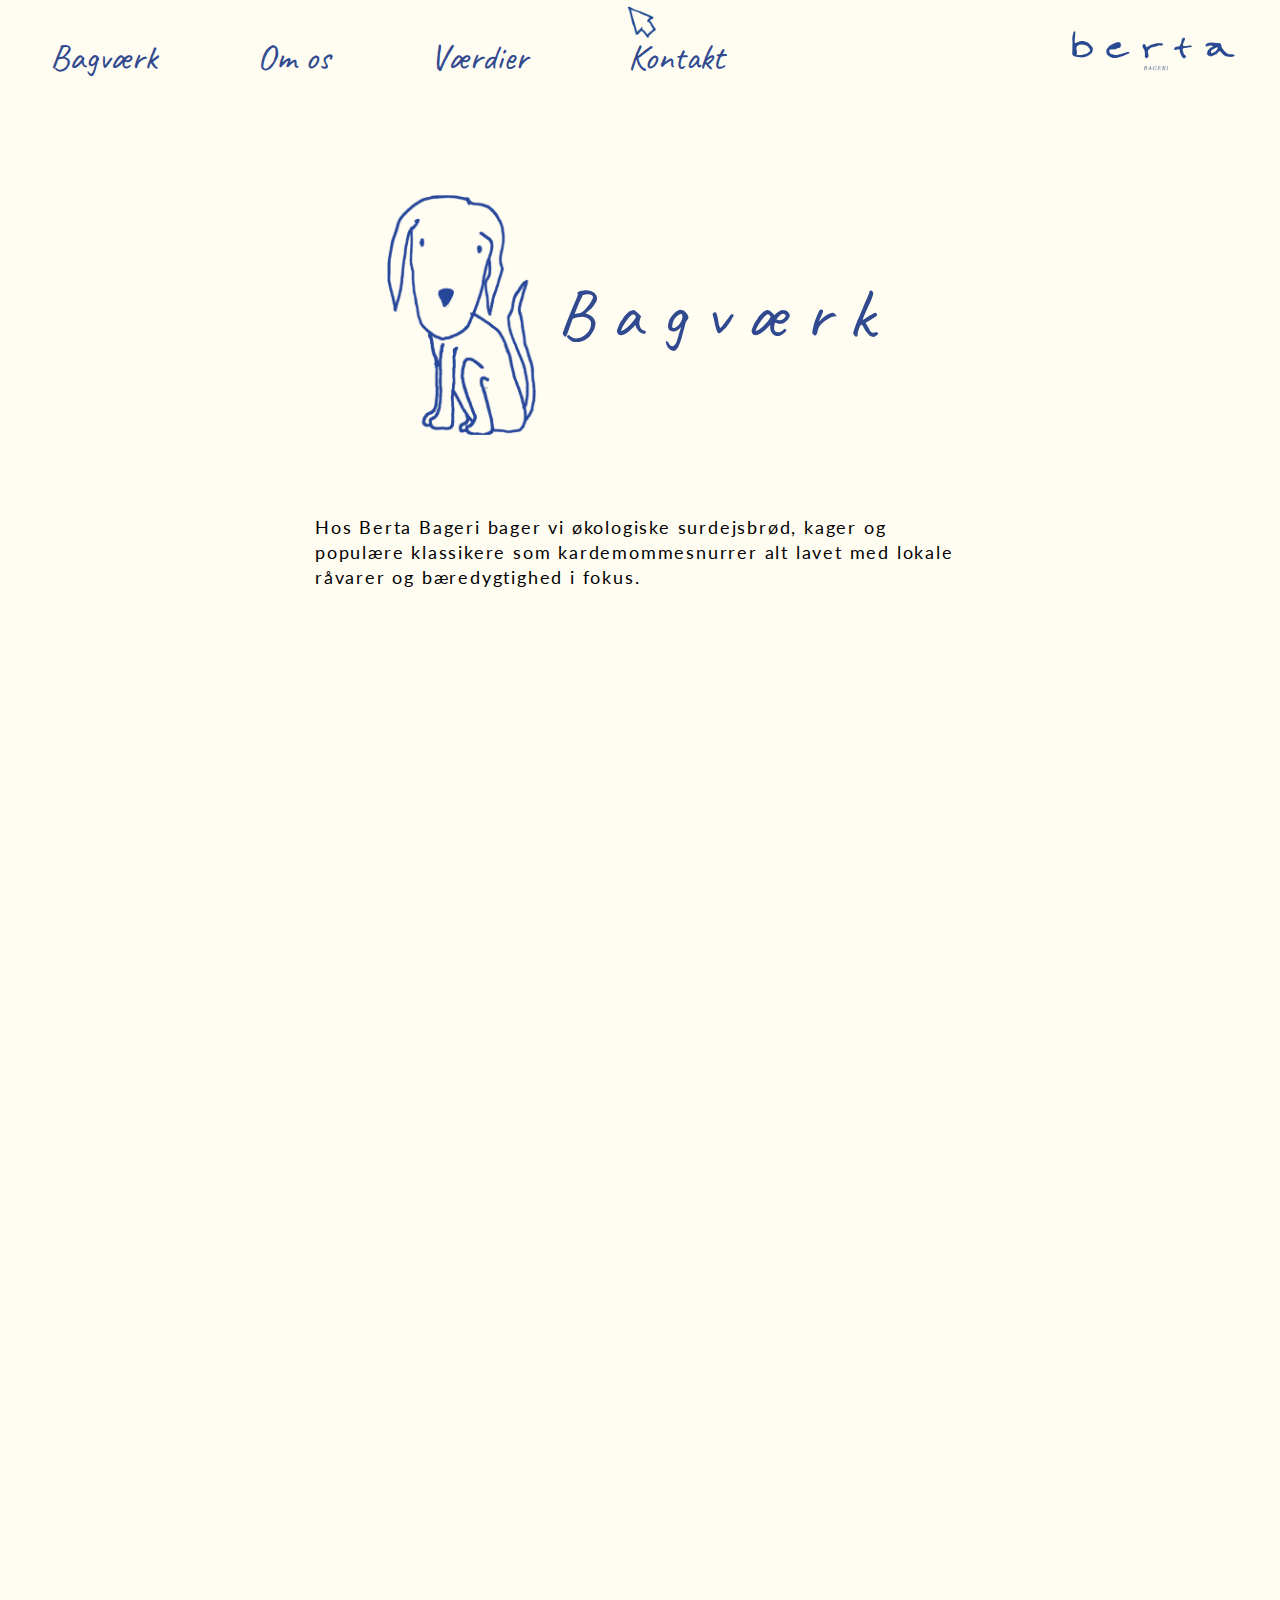
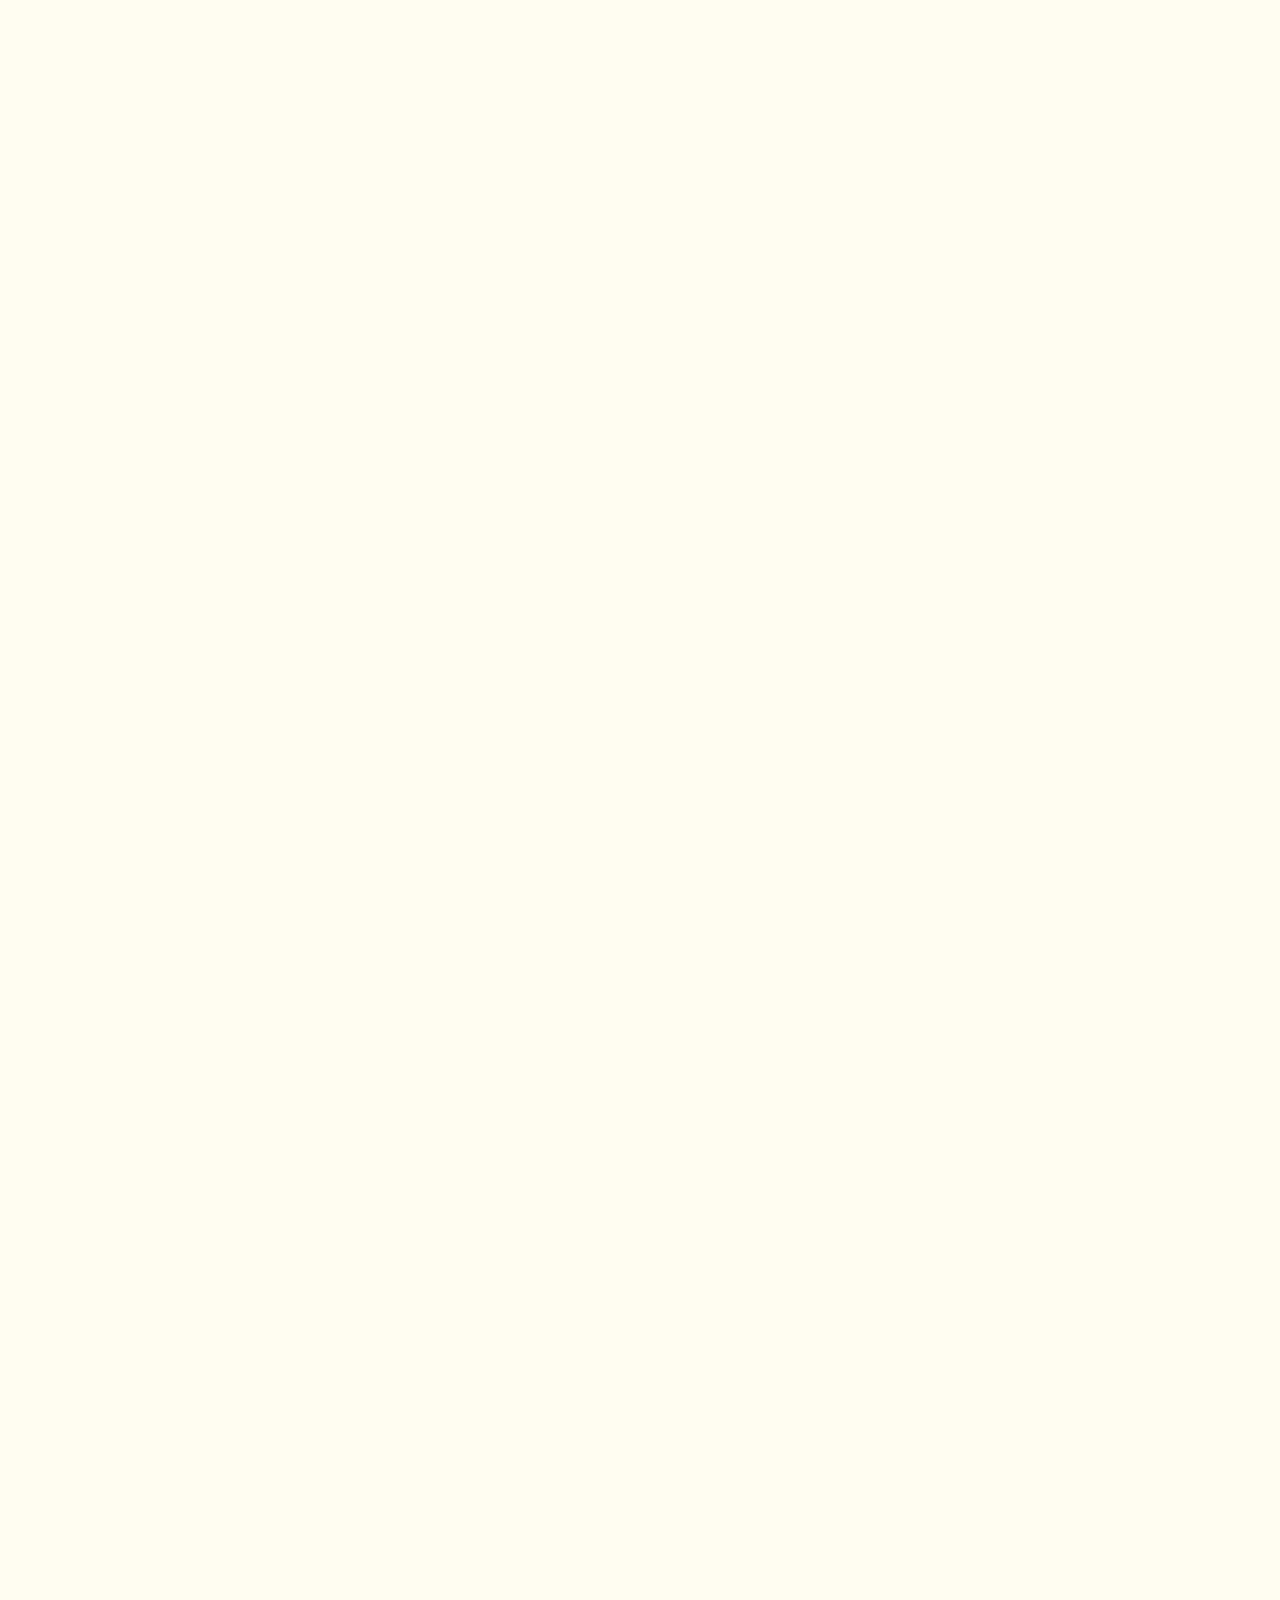
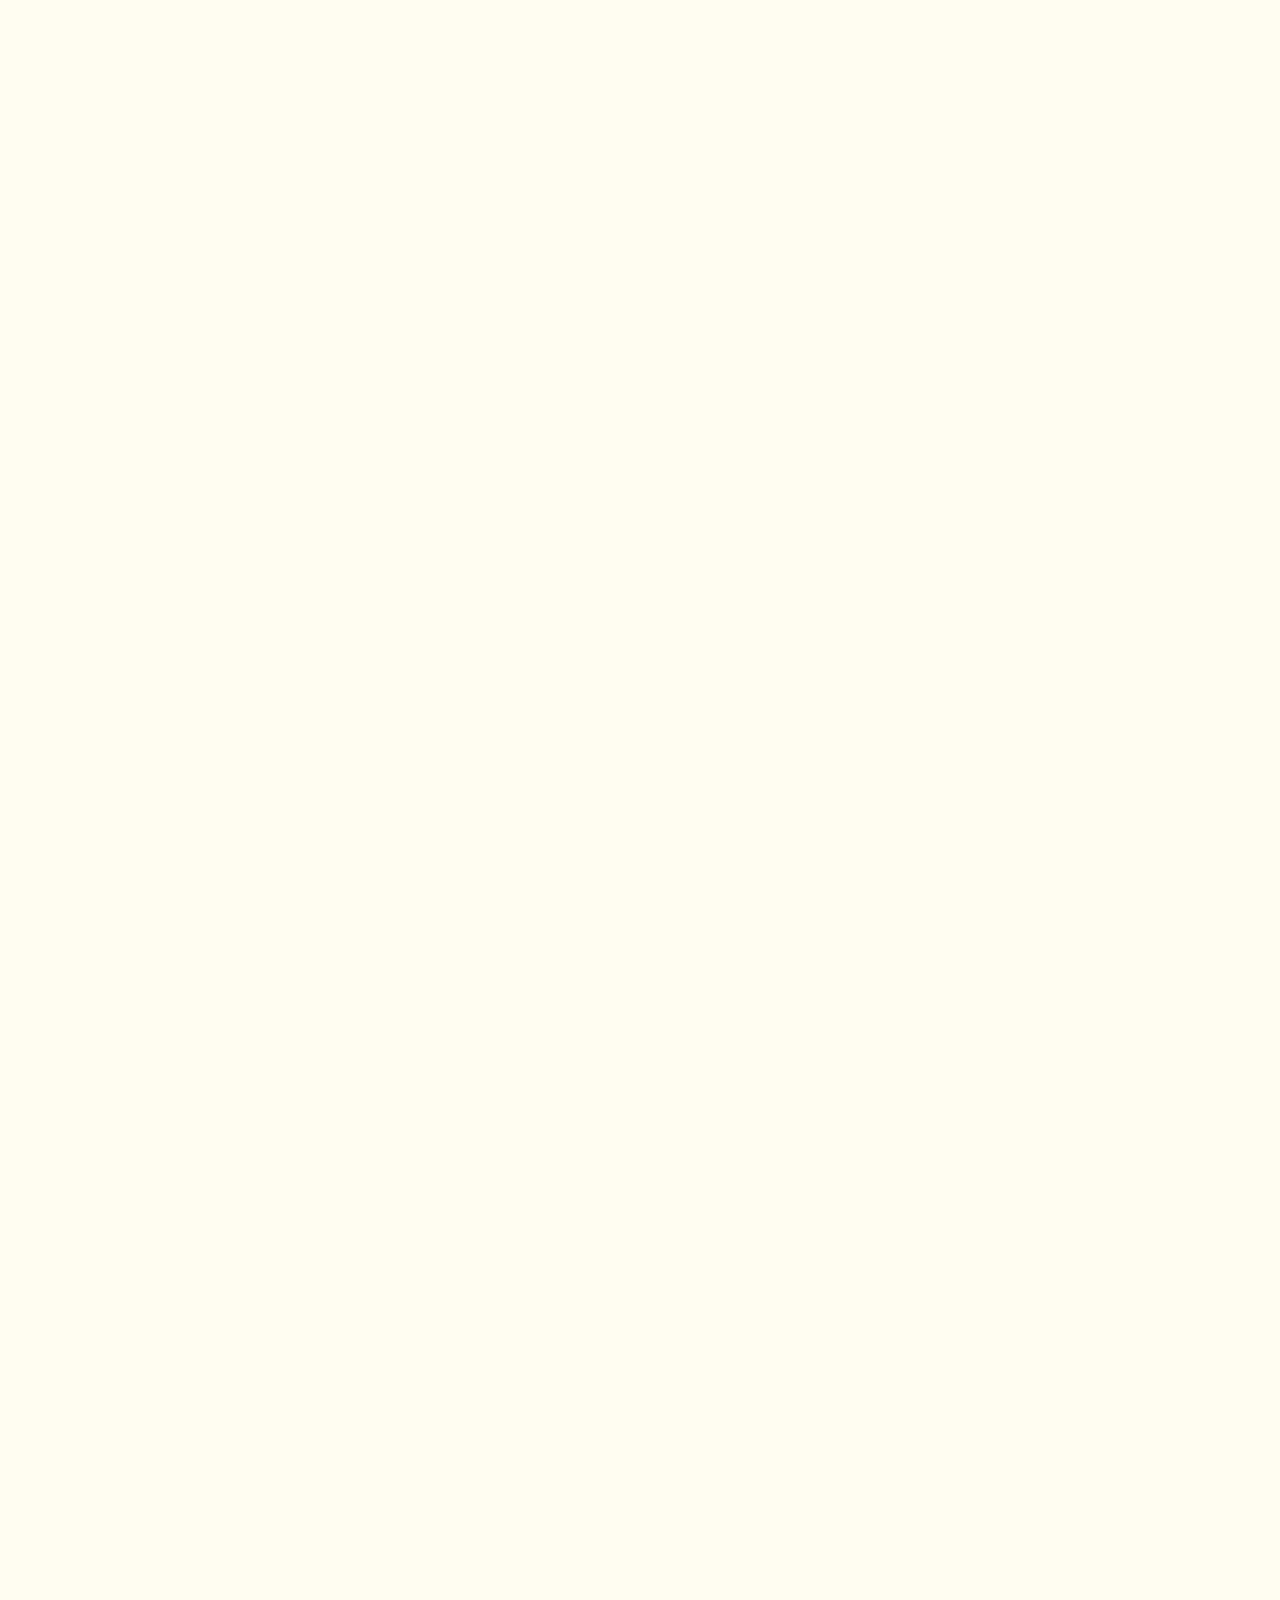
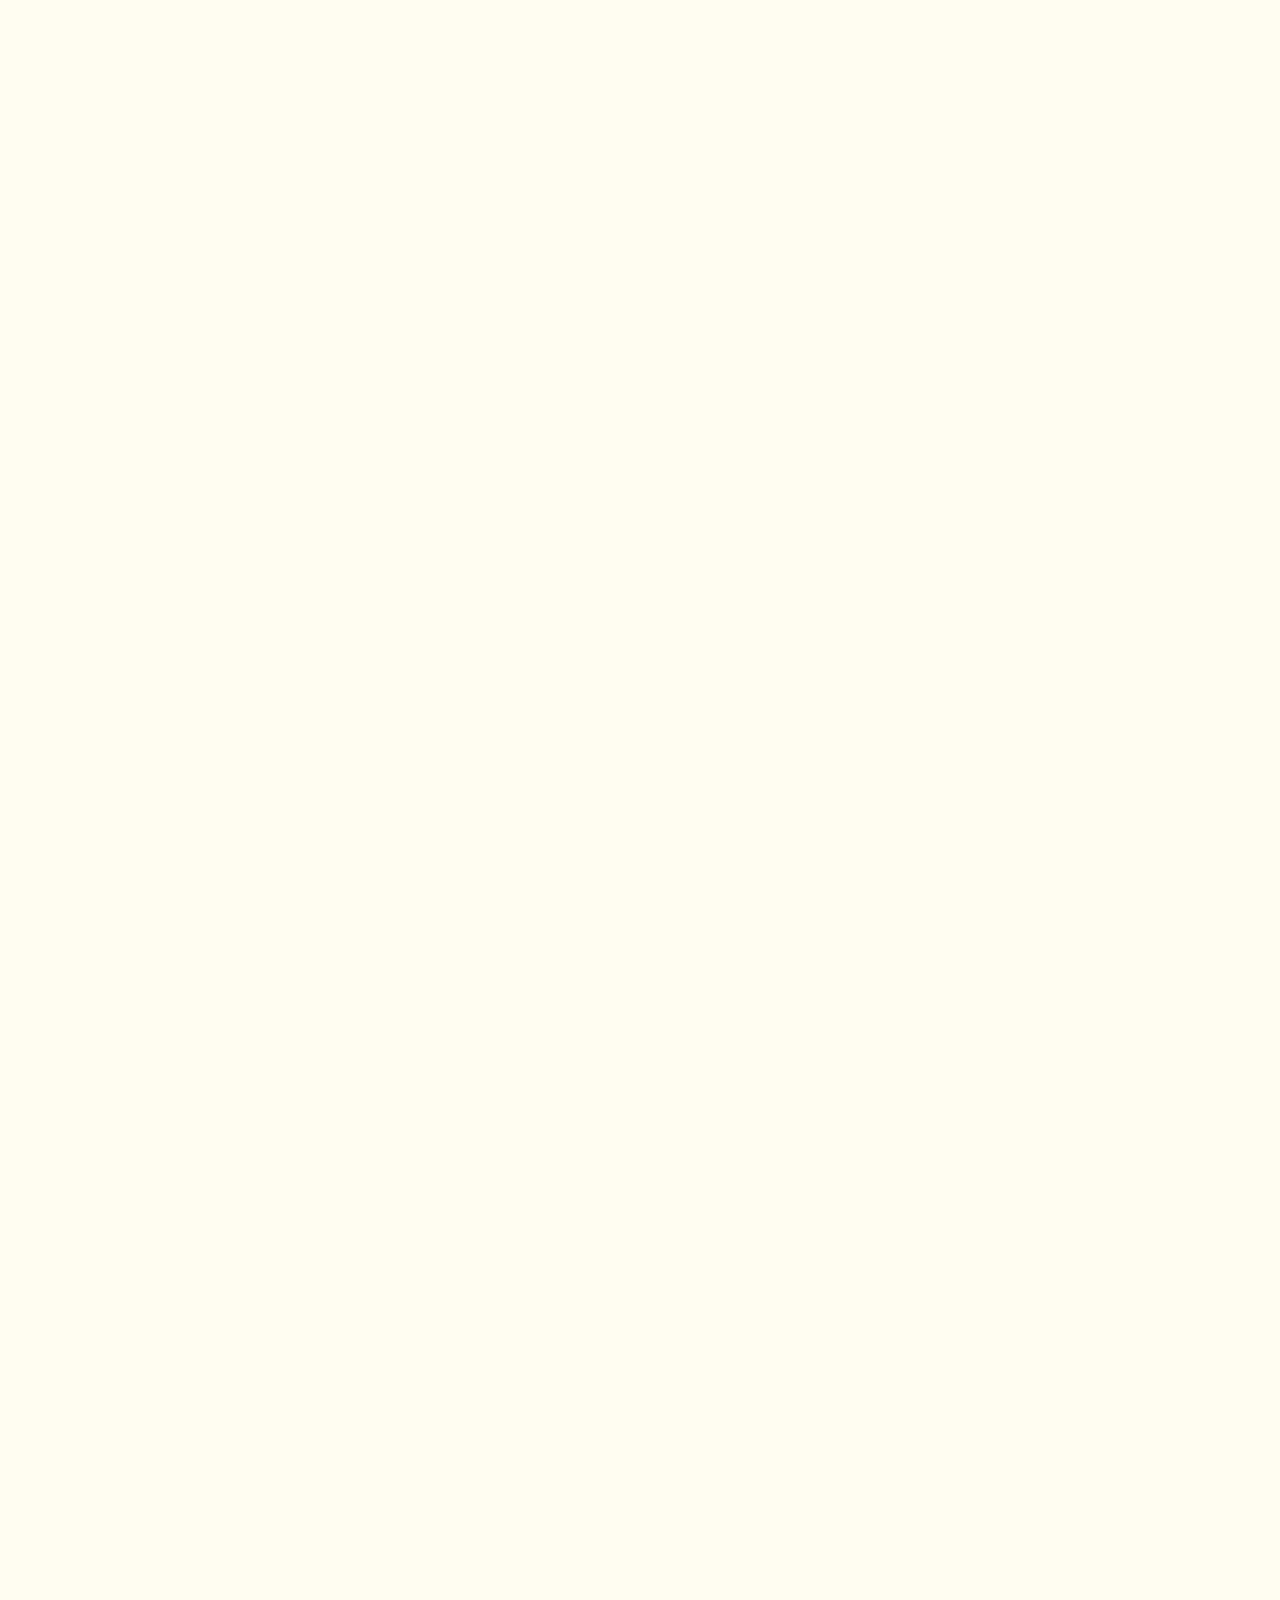
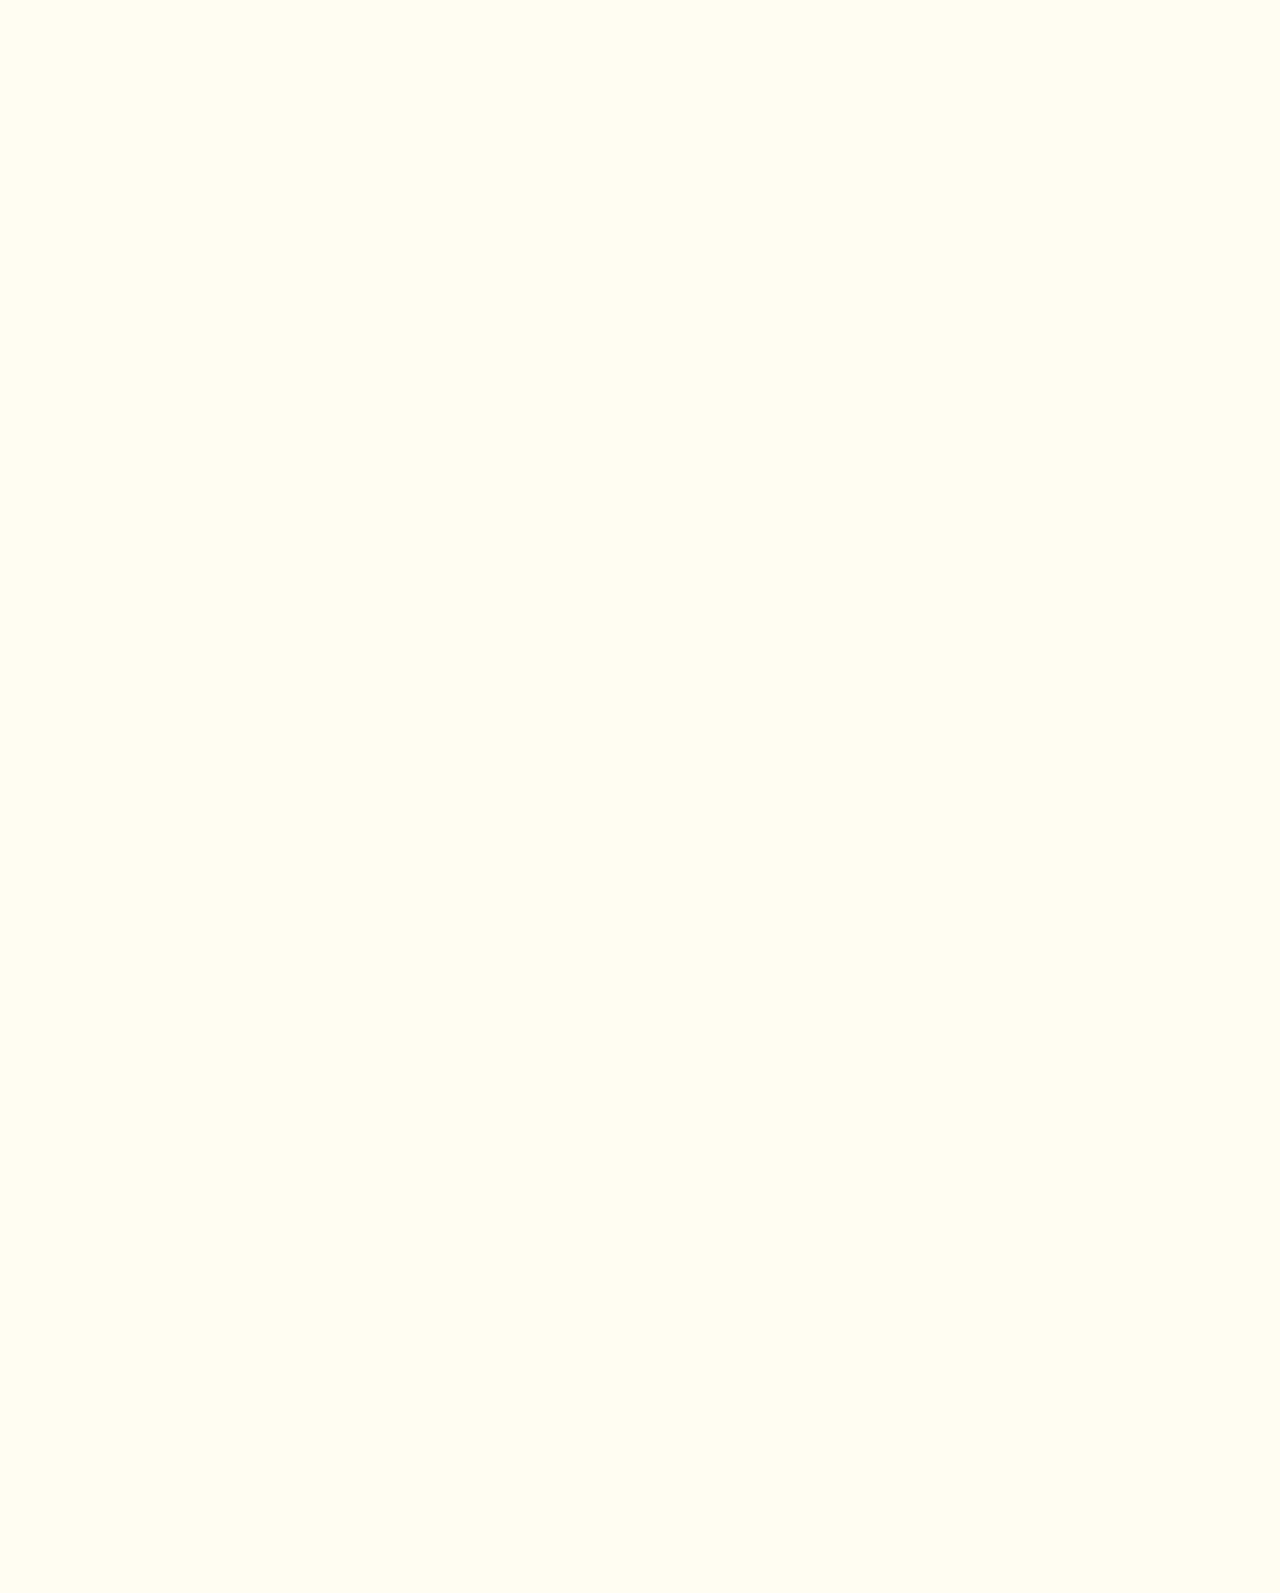
<file: bagvaerk.html>
<!DOCTYPE html>
<html lang="da">
<head>
    <meta charset="UTF-8">
    <meta name="viewport" content="width=device-width, initial-scale=1.0">
    <title>Berta Bageri - Bagværk</title>
    <link rel="stylesheet" href="styless.css">
    <link href="https://fonts.googleapis.com/css2?family=Caveat:wght@400;700&family=Lato:wght@400;700&display=swap" rel="stylesheet">
</head>
<body>
 
    <div class="custom-cursor"></div>

        <nav class="navbar">
            <div class="navbar-left">
                <ul class="navbar-menu">
                    <li class="navbar-item nav-item"><a href="bagvaerk.html">Bagværk</a></li>
                    <li class="navbar-item nav-item"><a href="om-os.html">Om os</a></li>
                    <li class="navbar-item nav-item"><a href="vaerdier.html">Værdier</a></li>
                    <li class="navbar-item nav-item"><a href="kontakt.html">Kontakt</a></li>
                </ul>
            </div>
            <div class="navbar-right">
                <a href="index.html">
                <img src="/images/bertalogo.png" alt="Logo" class="navbar-logo"> 
            </a>
            </div>
        </nav>

        <section class="hero">
            <div class="hero-header">
                <img src="/images/bagerhund.png" class="hero-small-image" alt="bagerhund">
                <h1 class="hero-title">Bagværk</h1>
            </div>
            <p class="hero-description">
                Hos Berta Bageri bager vi økologiske surdejsbrød, kager og populære klassikere 
                som kardemommesnurrer  alt lavet med lokale råvarer og bæredygtighed i fokus.
            </p>
        </section>

        <section class="image-duo fade">
            <div class="left-image">
                <img src="/images/ovnpil.png" alt="Ovnlogo">
            </div>
            <div class="right-image">
                <img src="/images/broedsammen.png" alt="Broed">
            </div>
        </section>

        <section class="bread-section fade">
            <h2 class="bread-title">Friskbagt hvedebrød</h2>
            <p class="bread-description">Bertas friskbagte hvedebrød med en sprød og luftig skorpe. <br>Lavet med økologisk mel.</p>
            <p class="prisbroed">35 DKK</p> 
        </section>

      

        <section class="triple-image fade">
            <div class="image-container">
                <img src="/images/broed3.png" alt="Brød1">
            </div>
            <div class="image-container">
                <img src="/images/broedpil.png" alt="Brød2">
            </div>
            <div class="image-container">
                <img src="/images/hundbroed.png" alt="Brød3">
            </div>
        </section>

        <section class="bread-section-right fade">
            <h2 class="bread-title">Surdejsbaguette</h2>
            <p class="bread-description">Sprøde og luftige surdejsbaguette med økologisk hvedemel fra Kornby Mølle.</p>
            <p class="prisbroed1">40 DKK</p> 
        </section>

        <section class="uneven-images fade">
            <div class="left-uneven">
                <img src="/images/broed6.png" alt="Brød4">
            </div>
            <div class="right-uneven">
                <img src="/images/broed7.png" alt="Brød5">
            </div>
        </section>
        
        <section class="bread-section-left fade">
            <h2 class="bread-title">Surdejsbolle</h2>
            <p class="bread-description">Surdejsbolle, perfekt med vores hjemmerørte smør fra Lindved Mejeri og Gammel Knas ost.</p>
            <p class="prisbroed1">25 DKK</p> 
        </section>

        <section class="line-image fade">
            <img src="/images/streg.png" alt="Side streg">
        </section>

        <section class="new-section fade">
            <div class="left-image-container text-left">
                <h2 class="bread-title1">Croissant</h2>
                <p class="bread-description2">Bertas klassiske croissant. Friskbagt og sprød med smørbagte lag.</p>
                <p class="prisbroed2">30 DKK</p> 
                <img class="small-image fade" src="/images/fransk.png" alt="fransk hund">
            </div>
            <div class="middle-images">
                <img class="middle-image-left" src="/images/crois1.png" alt="croissant">
                <img class="middle-image-right" src="/images/crosmedpil.png" alt="croissant">
            </div>
        </section>
        
        <section class="new-image-text-section fade">
            <div class="image-container">
                <img src="/images/crosmed.png" alt="croissant med pistache" class="croissant-image">
            </div>
            <div class="text-container">
                <h2 class="section-title">Croissant m. pistachie</h2>
                <p class="section-description">Vores klassiske croissant fyldt med økologisk pistachiecreme.</p>
                <p class="prisbroed3">35 DKK</p> 
                <img src="/images/paris.png" alt="Small Image" class="small-image1">
            </div>
        </section>

        <section class="custom-section fade">
            <div class="left-content">
                <h2 class="custom-title">Orange Cake</h2>
                <p class="custom-description">Appelsinkage med mascarpone ost, hvid chokolade og vanilje.</p>
                <p class="prisbroed4">45 DKK</p> 
                <img src="/images/kagehund.png" alt="appelsinkage" class="left-image unique-left-image">
            </div>
            <div class="right-content">
                <img src="/images/orange.png" alt="appelsinkage" class="right-image unique-right-image">
            </div>
        </section>


        <section class="small-image-section fade">
            <img src="/images/bagefad.png" alt="fad" class="centered-small-image"> 
        </section>

        <section class="custom-uneven-image-section fade">
            <div class="custom-left-image-container">
                <img src="/images/kardemomme1.png" alt="kardemomme" class="custom-left-image"> 
            </div>
            <div class="custom-right-image-container">
                <h2 class="custom-right-title">Kardemommesnurre</h2> 
                <p class="custom-right-description">Blød og saftig kardemommesnurre rullet med økologisk smør, kardemomme og sukker fra Bornholmegård. </p> 
                <p class="prisbroed5">40 DKK</p> 
                <img src="/images/kardemomme2.png" alt="kardemomme" class="custom-right-image"> 
            </div>
        </section>

<!-- Til toppen javascript pil -->
 <section>
<a href="#" class="scroll-to-top fade" id="scrollToTopBtn">
    <img src="/images/pilop.png" alt="Scroll to Top" class="scroll-to-top-image"> 
    </a>
</section>

    <footer class="fade footer">
        <div class="footer-content">
            <div class="footer-section">
                <h3>Åbent alle dage fra</h3>
                <p>06:30 - 15:00</p><br>
                <p>Lundingsgade 1</p>
                <p>8000 Aarhus C</p>
            </div>
            <div class="footer-section">
                <h3 class="contact-title">Kontakt os</h3>
                <div class="contact-info">
                    <div class="contact-item">
                        <img src="images/hundetlf.png" alt="Telefon ikon" class="contact-icon">
                        <p>+45 72 34 56 78</p>
                    </div>
                    <div class="contact-item">
                        <img src="images/epost.png" alt="Email ikon" class="contact-icon">
                        <p class="email">berta@bageri.dk</p>
                    </div>
                </div>
            </div>
            <div class="footer-section">
                <h3 class="follow-title">Følg med</h3>
                <div class="social-icons">
                    <a href="#"><img src="images/fbikon.png" alt="Facebook"></a>
                    <a href="#"><img src="images/igikon.png" alt="Instagram"></a>
                </div>
            </div>
        </div>
    </footer>

    
        <script src="js.js"></script>

</body>
</html>
</file>
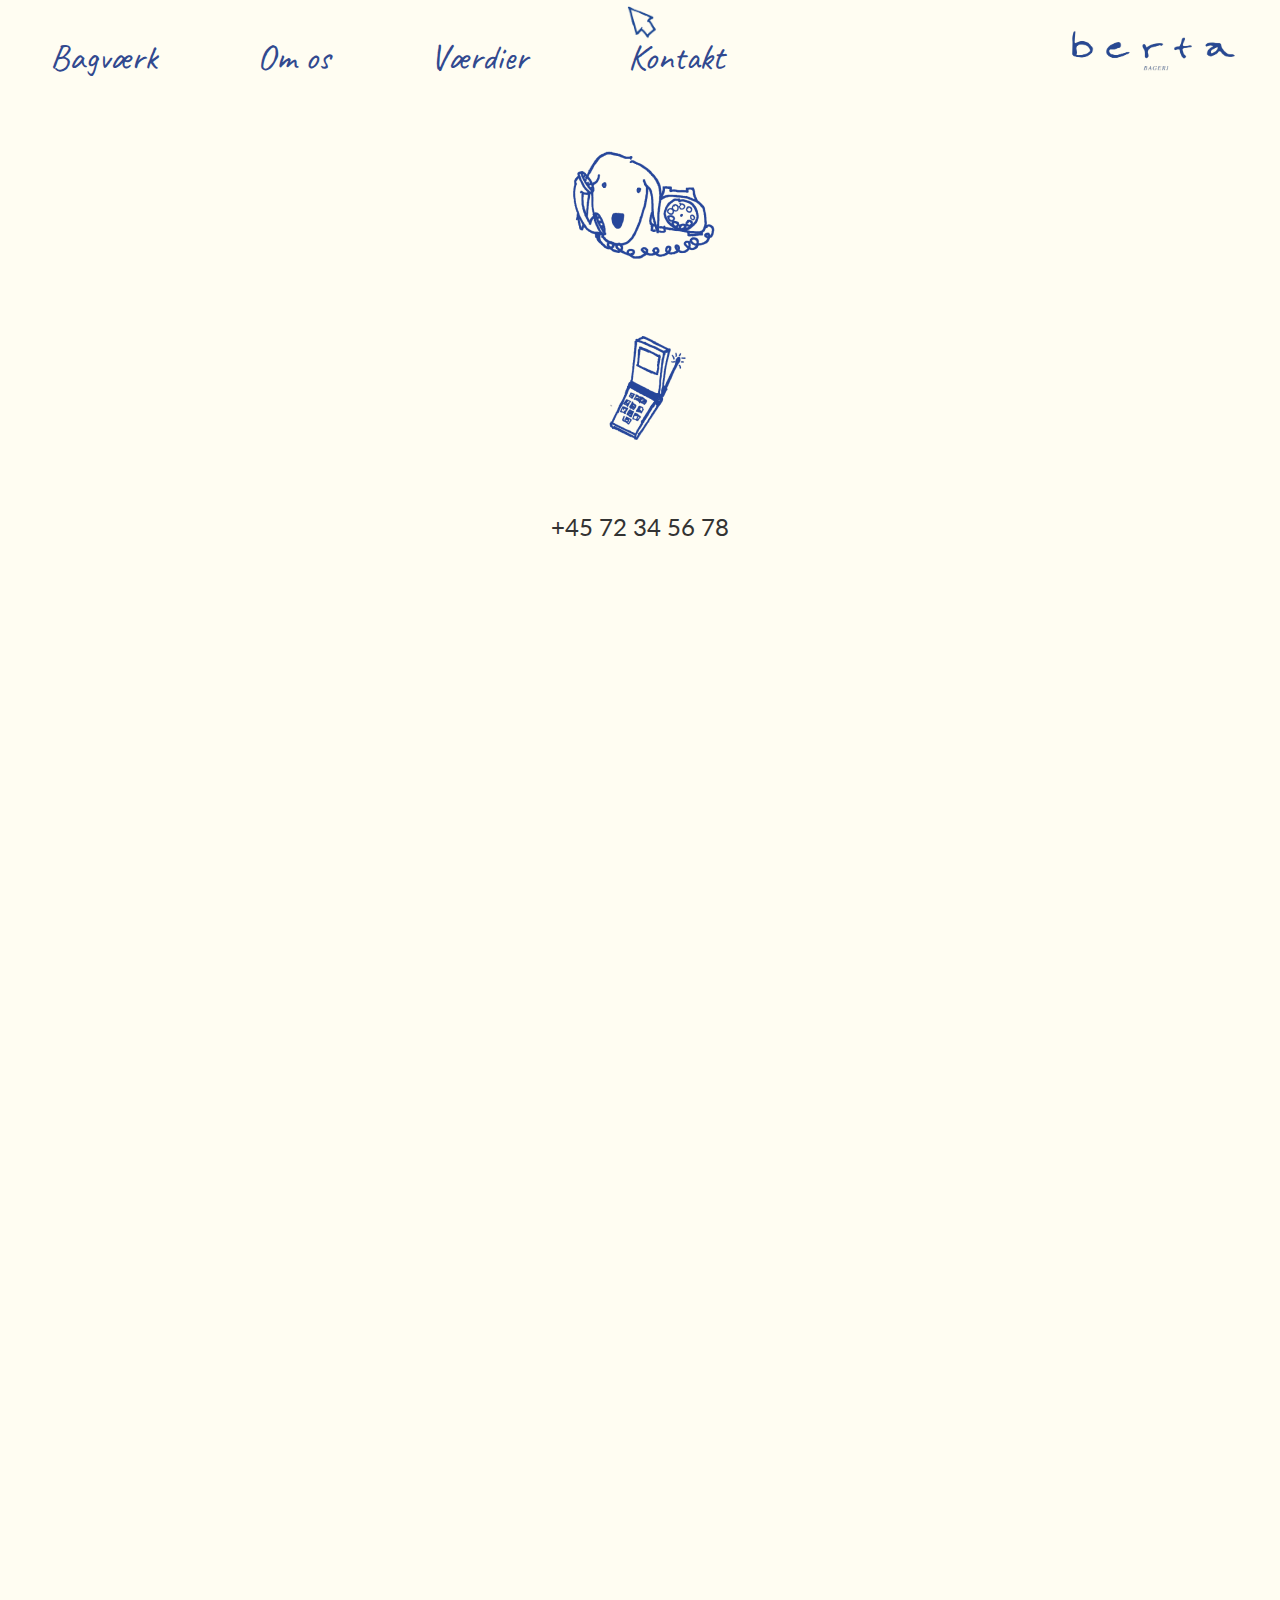
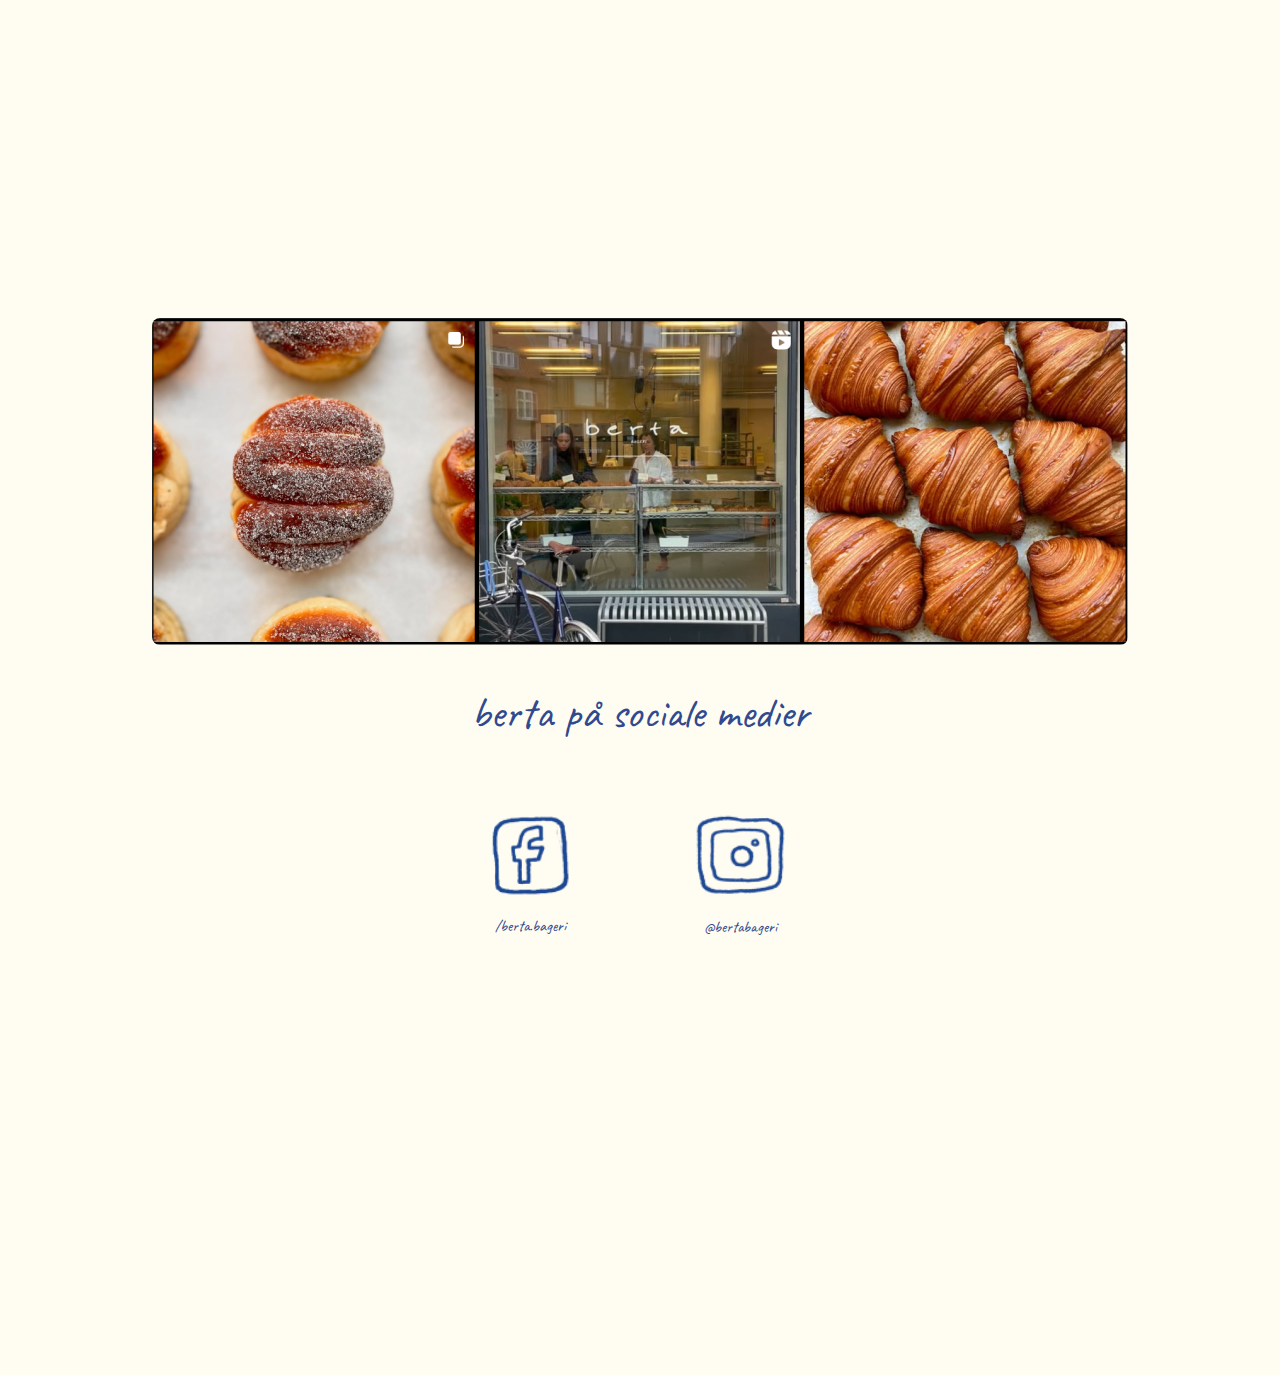
<file: kontakt.html>
<!DOCTYPE html>
<html lang="da">
<head>
    <meta charset="UTF-8">
    <meta name="viewport" content="width=device-width, initial-scale=1.0">
    <title>Berta Bageri - Kontakt</title>
    <link rel="stylesheet" href="kontakt.css">
    <link href="https://fonts.googleapis.com/css2?family=Lato:wght@400&display=swap" rel="stylesheet">
    <link href="https://fonts.googleapis.com/css2?family=Caveat:wght@300;400;700&display=swap" rel="stylesheet">
    <style>
        #adresse-text {
            font-family: 'Caveat', cursive;
        }
        #find-os {
            font-weight: 700;
        }
        #instagram-text {
            font-family: 'Caveat', cursive;
            font-size: 44px;
            color: #31498F;
        }
        .social-image {
            width: 100px;
            height: auto;
        }
        .instagram-icon {
            width: 150px;
            height: auto;
        }
        .caveat-text {
            font-family: 'Caveat', cursive;
        }
        #facebook-handle {
            font-family: 'Caveat', cursive;
            color: #31498F;
        }
    </style>
</head>

<body>

    <div class="custom-cursor"></div>

    <nav class="navbar">
        <div class="navbar-left">
            <ul class="navbar-menu">
                <li class="navbar-item nav-item"><a href="bagvaerk.html">Bagværk</a></li>
                <li class="navbar-item nav-item"><a href="om-os.html">Om os</a></li>
                <li class="navbar-item nav-item"><a href="vaerdier.html">Værdier</a></li>
                <li class="navbar-item nav-item"><a href="kontakt.html">Kontakt</a></li>
            </ul>
        </div>
        <div class="navbar-right">
            <a href="index.html">
            <img src="/images/bertalogo.png" alt="Logo" class="navbar-logo"> 
        </a>
        </div>
    </nav>


    <div class="main-content">
        <div class="image-container">
            <img src="images/hundetlf.png" alt="Berta Bageri" class="center-image">
            <img src="images/mobil.png" alt="Berta Bageri" class="center-image">
            <p class="phone-number">+45 72 34 56 78</p>
            <p class="contact-text fade">Ved spørgsmål til vores sortiment, giv os gerne et kald.</p>
            <img src="images/brev.png" alt="Berta Bageri" class="center-image extra-space fade">
            <p class="email-address fade">berta@bageri.dk</p>
            <p class="contact-text fade">Ved gennerelle spørgsmål, se send os gerne en mail.</p>
        
            <p class="contact-text fade" id="adresse-text">Adresse</p>
            <img src="images/kort.png" alt="Berta Bageri" class="center-image fade">
            <p class="contact-text fade" id="find-os">Find os på.</p>
            <p class="contact-text fade">Lundingsgade 1</p>
            <br>
            <br>
            <p class="contact-text fade" id="instagram-text">Følg med på instagram</p>
            <img src="images/insta kontakt.png" alt="Berta Bageri" class="center-image">
            <p class="contact-text" id="instagram-text">berta på sociale medier</p>

     <div class="social-container">
            <div class="social-item">
                <img src="images/fbikon.png" alt="Facebook" class="social-image">
                <p class="social-text" id="facebook-handle">/berta.bageri</p>
            </div>
            <div class="social-item">
                <img src="images/igikon.png" alt="Instagram" class="social-image instagram-icon">
                <p class="social-text" id="facebook-handle">@bertabageri</p>
            </div>
        </div>



        </div>
    </div>

<!-- Til toppen javascript pil -->
<section>
    <a href="#" class="scroll-to-top fade" id="scrollToTopBtn">
        <img src="/images/pilop.png" alt="Scroll to Top" class="scroll-to-top-image"> 
        </a>
</section>



    <footer class="fade footer">
        <div class="footer-content">
            <div class="footer-section">
                <h3>Åbent alle dage fra</h3>
                <p>06:30 - 15:00</p><br>
                <p>Lundingsgade 1</p>
                <p>8000 Aarhus C</p>
            </div>
            <div class="footer-section">
                <h3 class="contact-title">Kontakt os</h3>
                <div class="contact-info">
                    <div class="contact-item">
                        <img src="images/hundetlf.png" alt="Telefon ikon" class="contact-icon">
                        <p>+45 72 34 56 78</p>
                    </div>
                    <div class="contact-item">
                        <img src="images/epost.png" alt="Email ikon" class="contact-icon">
                        <p class="email">berta@bageri.dk</p>
                    </div>
                </div>
            </div>
            <div class="footer-section">
                <h3 class="follow-title">Følg med</h3>
                <div class="social-icons">
                    <a href="#"><img src="images/fbikon.png" alt="Facebook"></a>
                    <a href="#"><img src="images/igikon.png" alt="Instagram"></a>
                </div>
            </div>
        </div>
        <script src="js.js"></script> 
    </footer>
</body>
</html>
</file>
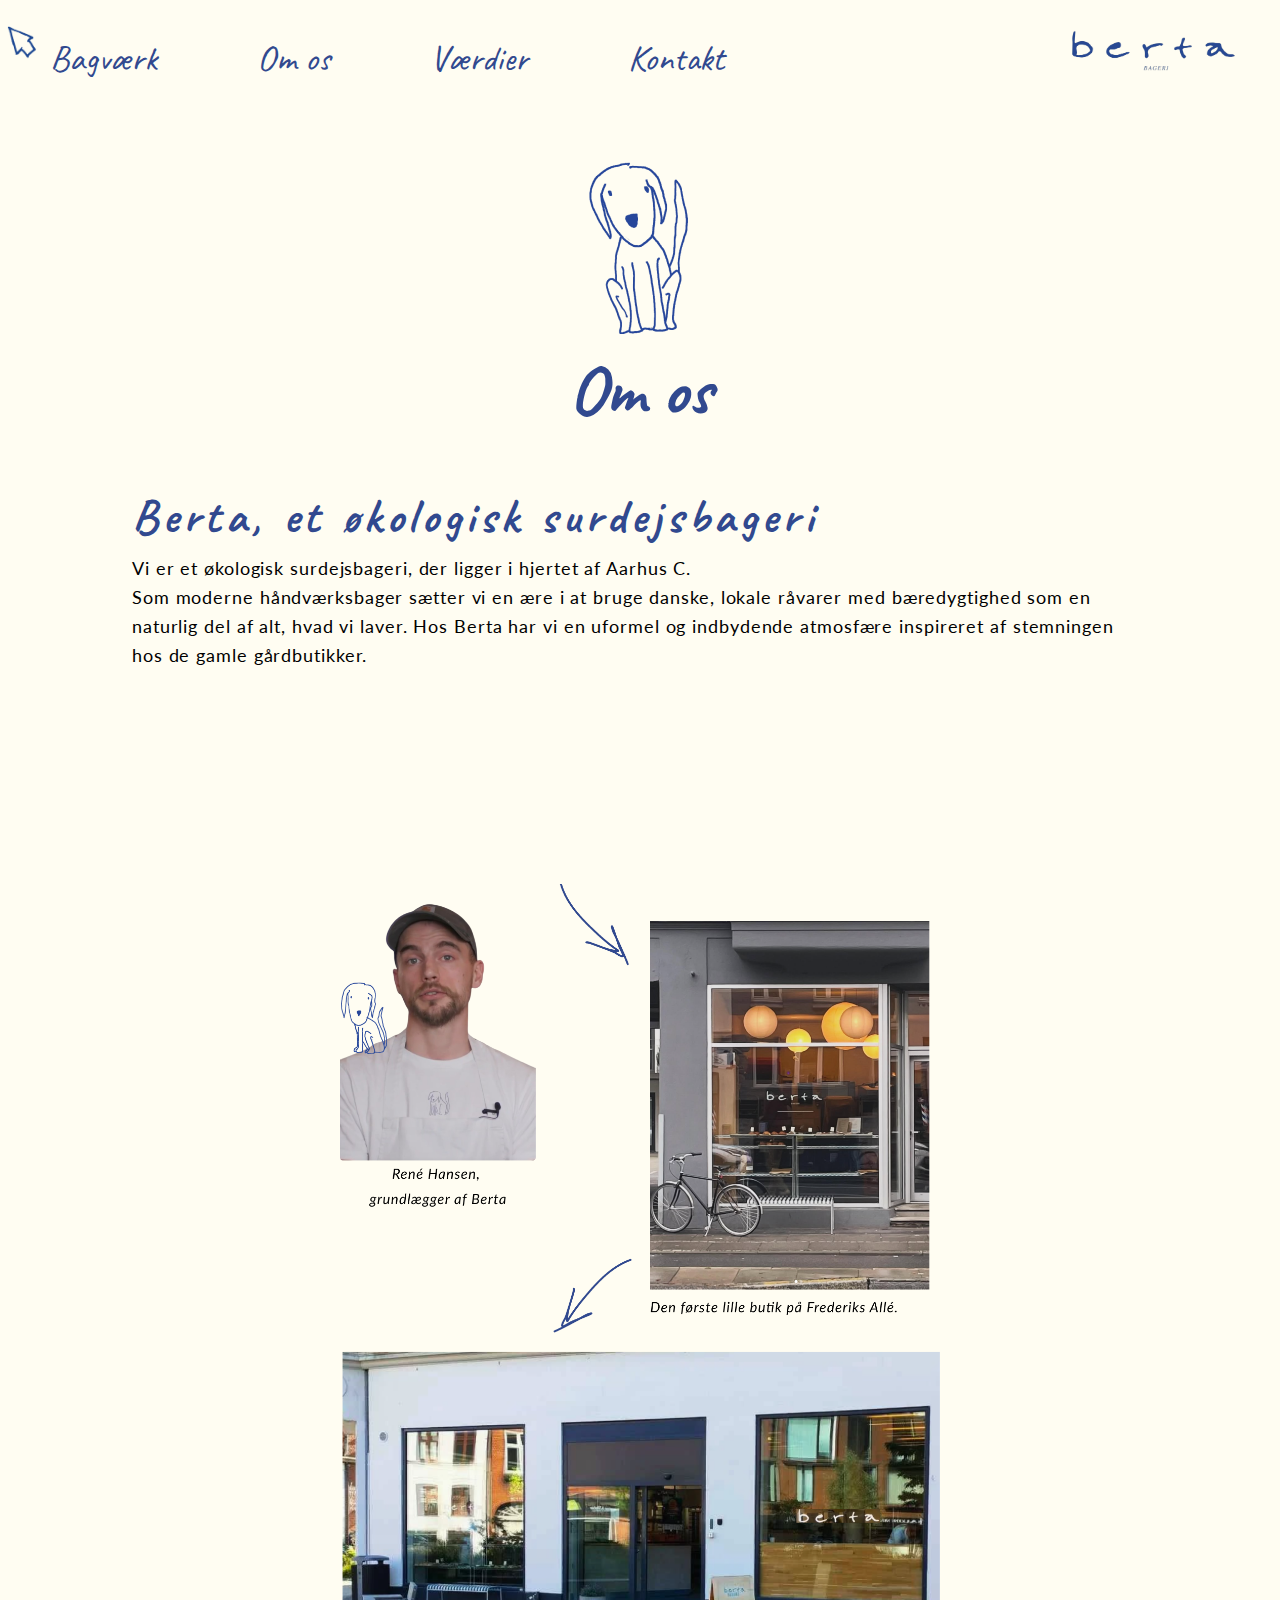
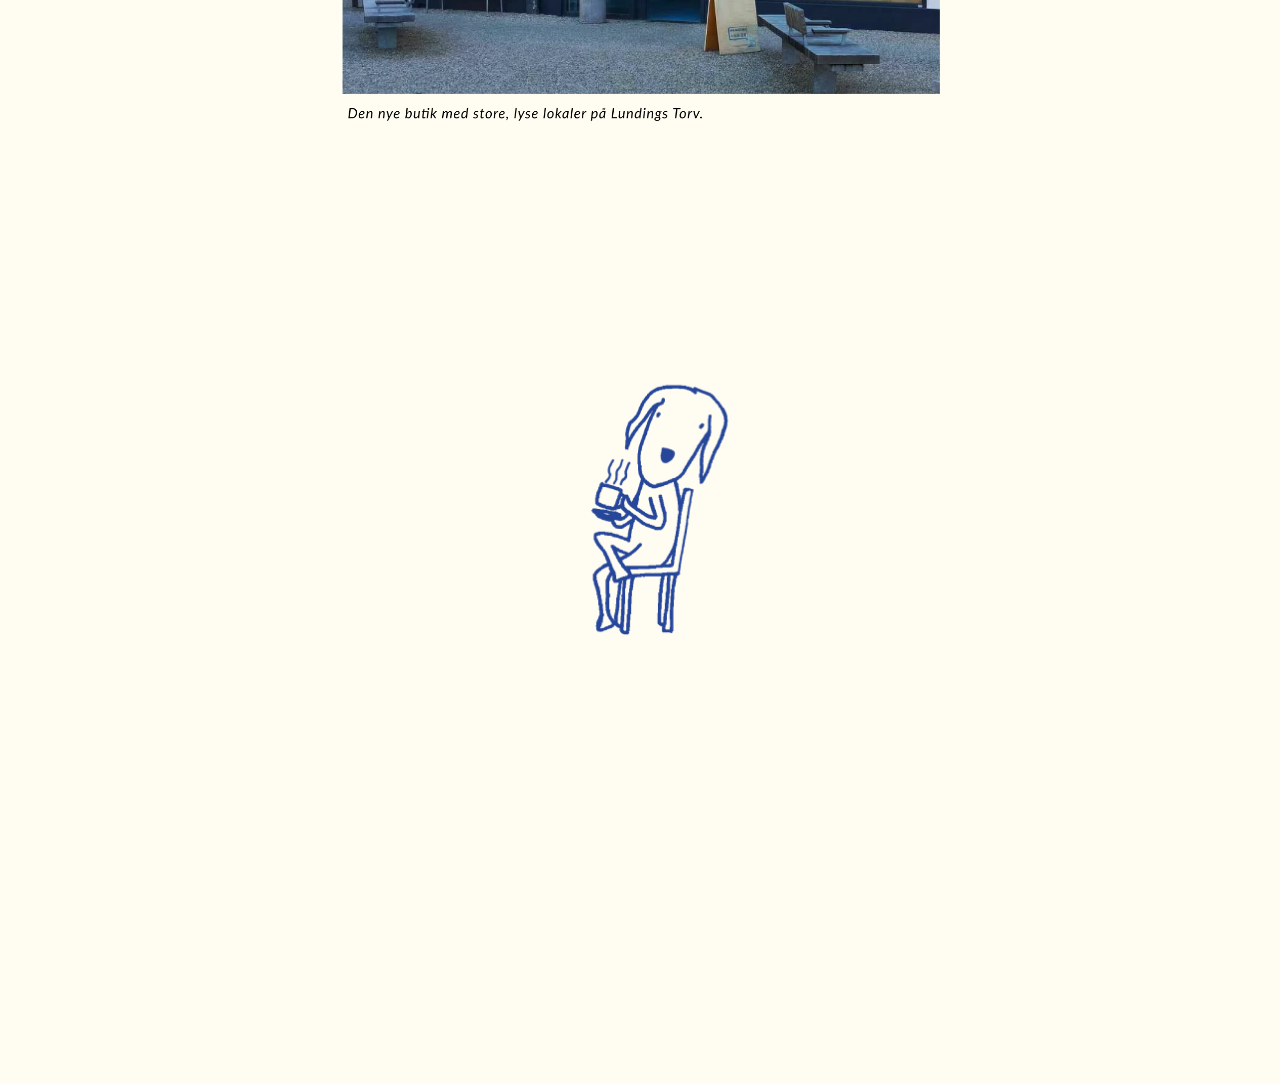
<file: om-os.html>
<!DOCTYPE html>
<html lang="da">
<head>
    <meta charset="UTF-8">
    <meta name="viewport" content="width=device-width, initial-scale=1.0">
    <title>Berta - Økologisk Surdejsbageri</title>
    <link rel="stylesheet" href="om-os.css">

    <link href="https://fonts.googleapis.com/css2?family=Caveat&display=swap" rel="stylesheet">
    <link href="https://fonts.googleapis.com/css2?family=Caveat&family=Lato&display=swap" rel="stylesheet">
</head>
<body>

    <div class="custom-cursor"></div>
    
    <nav class="navbar">
        <div class="navbar-left">
            <ul class="navbar-menu">
                <li class="navbar-item nav-item"><a href="bagvaerk.html">Bagværk</a></li>
                <li class="navbar-item nav-item"><a href="om-os.html">Om os</a></li>
                <li class="navbar-item nav-item"><a href="vaerdier.html">Værdier</a></li>
                <li class="navbar-item nav-item"><a href="kontakt.html">Kontakt</a></li>
            </ul>
        </div>
        <div class="navbar-right">
            <a href="index.html">
            <img src="/images/bertalogo.png" alt="Logo" class="navbar-logo"> 
        </a>
        </div>
    </nav>

    <main>
        <div class="logo">
            <img src="images/hund-om-os.png" alt="Berta logo med hund">
            <h1 class="OmBerta">Om os</h1>
        </div>

        <section class="about">
            <h2>Berta, et økologisk surdejsbageri</h2>
            <p>Vi er et økologisk surdejsbageri, der ligger i hjertet af Aarhus C.</p>
            <p>Som moderne håndværksbager sætter vi en ære i at bruge danske, lokale råvarer med bæredygtighed som en naturlig del af alt, hvad vi laver. Hos Berta har vi en uformel og indbydende atmosfære inspireret af stemningen hos de gamle gårdbutikker.</p>
        </section>

        <br><br>

        <section class="history fade">
            <h2>Historien bag bageren nede på hjørnet</h2>
            <p>Vores bageri blev grundlagt i 2022 af René Hansen, manden bag Retour og BAMBi eatery & bakery. Siden vi første gang åbnede dørene har vi haft vokseværk og flyttede fra små lokaler til nye, store og lyse lokaler på Lundings Torv i Aarhus C.</p>
        </section>

         <img src="images/billede-om-os.png" class="billede-om-os">

         <section class="selvbetjening fade">
            <h2>Selvbetjening - så bliver det ikke lettere</h2>
            <p>Hos Berta er der selvbetjening for at gøre købsoplevelsen så let som mulig. Du vælger selv dit bagværk og kan herefter nemt betale med Mobilepay. Har du brug for det, står vores personale altid klar til at hjælpe med et smil.</p>
        </section>
        <img src="images/hund-3.png" class="bagerhund">
    </main>

    <section>
        <a href="#" class="scroll-to-top" id="scrollToTopBtn">
            <img src="/images/pilop.png" alt="Scroll to Top" class="scroll-to-top-image"> 
            </a>
        </section>

        <script src="js.js"></script>


    <footer class="fade footer">
        <div class="footer-content">
            <div class="footer-section">
                <h3>Åbent alle dage fra</h3>
                <p>06:30 - 15:00</p><br>
                <p>Lundingsgade 1</p>
                <p>8000 Aarhus C</p>
            </div>
            <div class="footer-section">
                <h3 class="contact-title">Kontakt os</h3>
                <div class="contact-info">
                    <div class="contact-item">
                        <img src="images/hundetlf.png" alt="Telefon ikon" class="contact-icon">
                        <p>+45 72 34 56 78</p>
                    </div>
                    <div class="contact-item">
                        <img src="images/epost.png" alt="Email ikon" class="contact-icon">
                        <p class="email">berta@bageri.dk</p>
                    </div>
                </div>
            </div>
            <div class="footer-section">
                <h3 class="follow-title">Følg med</h3>
                <div class="social-icons">
                    <a href="https://www.facebook.com/Berta.bageri"><img src="images/fbikon.png" alt="Facebook"></a>
                    <a href="https://www.instagram.com/berta.bageri/"><img src="images/igikon.png" alt="Instagram"></a>
                </div>
            </div>
        </div>
    </footer>
</body>
</html>
</file>
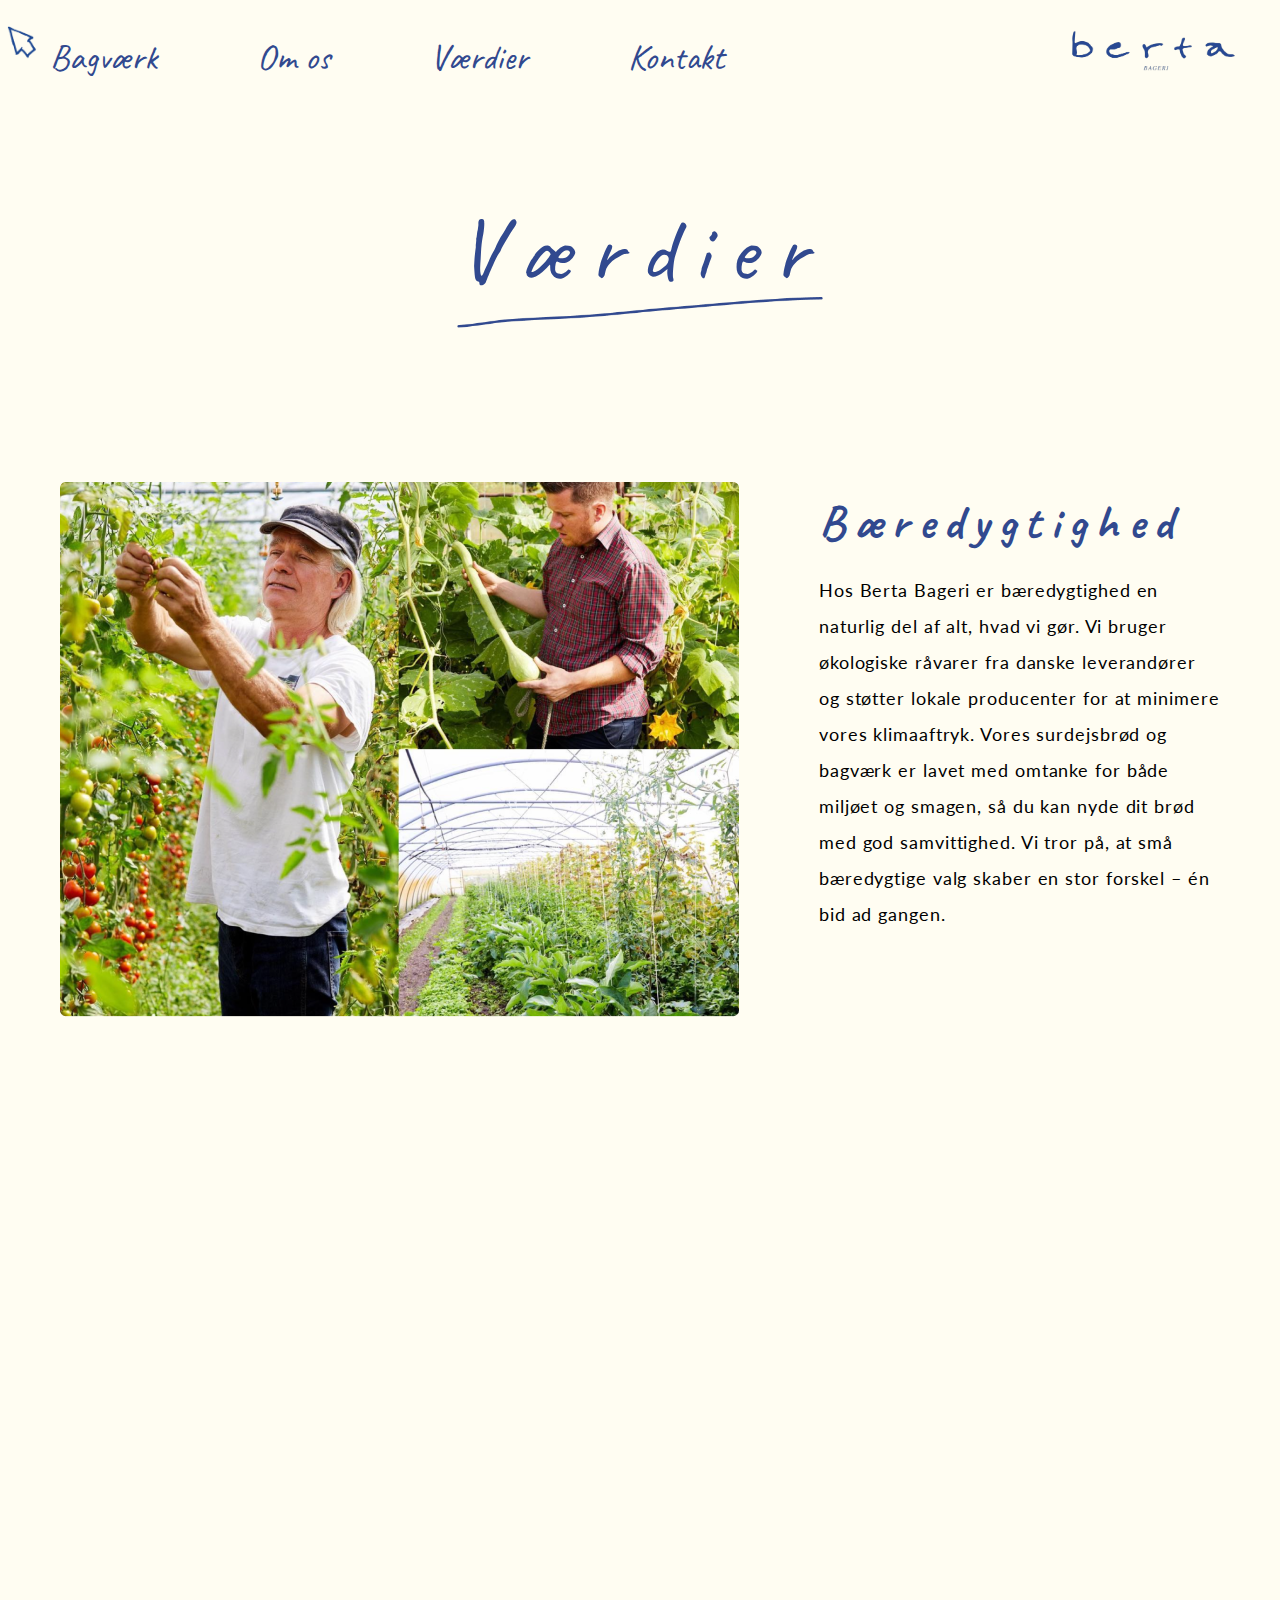
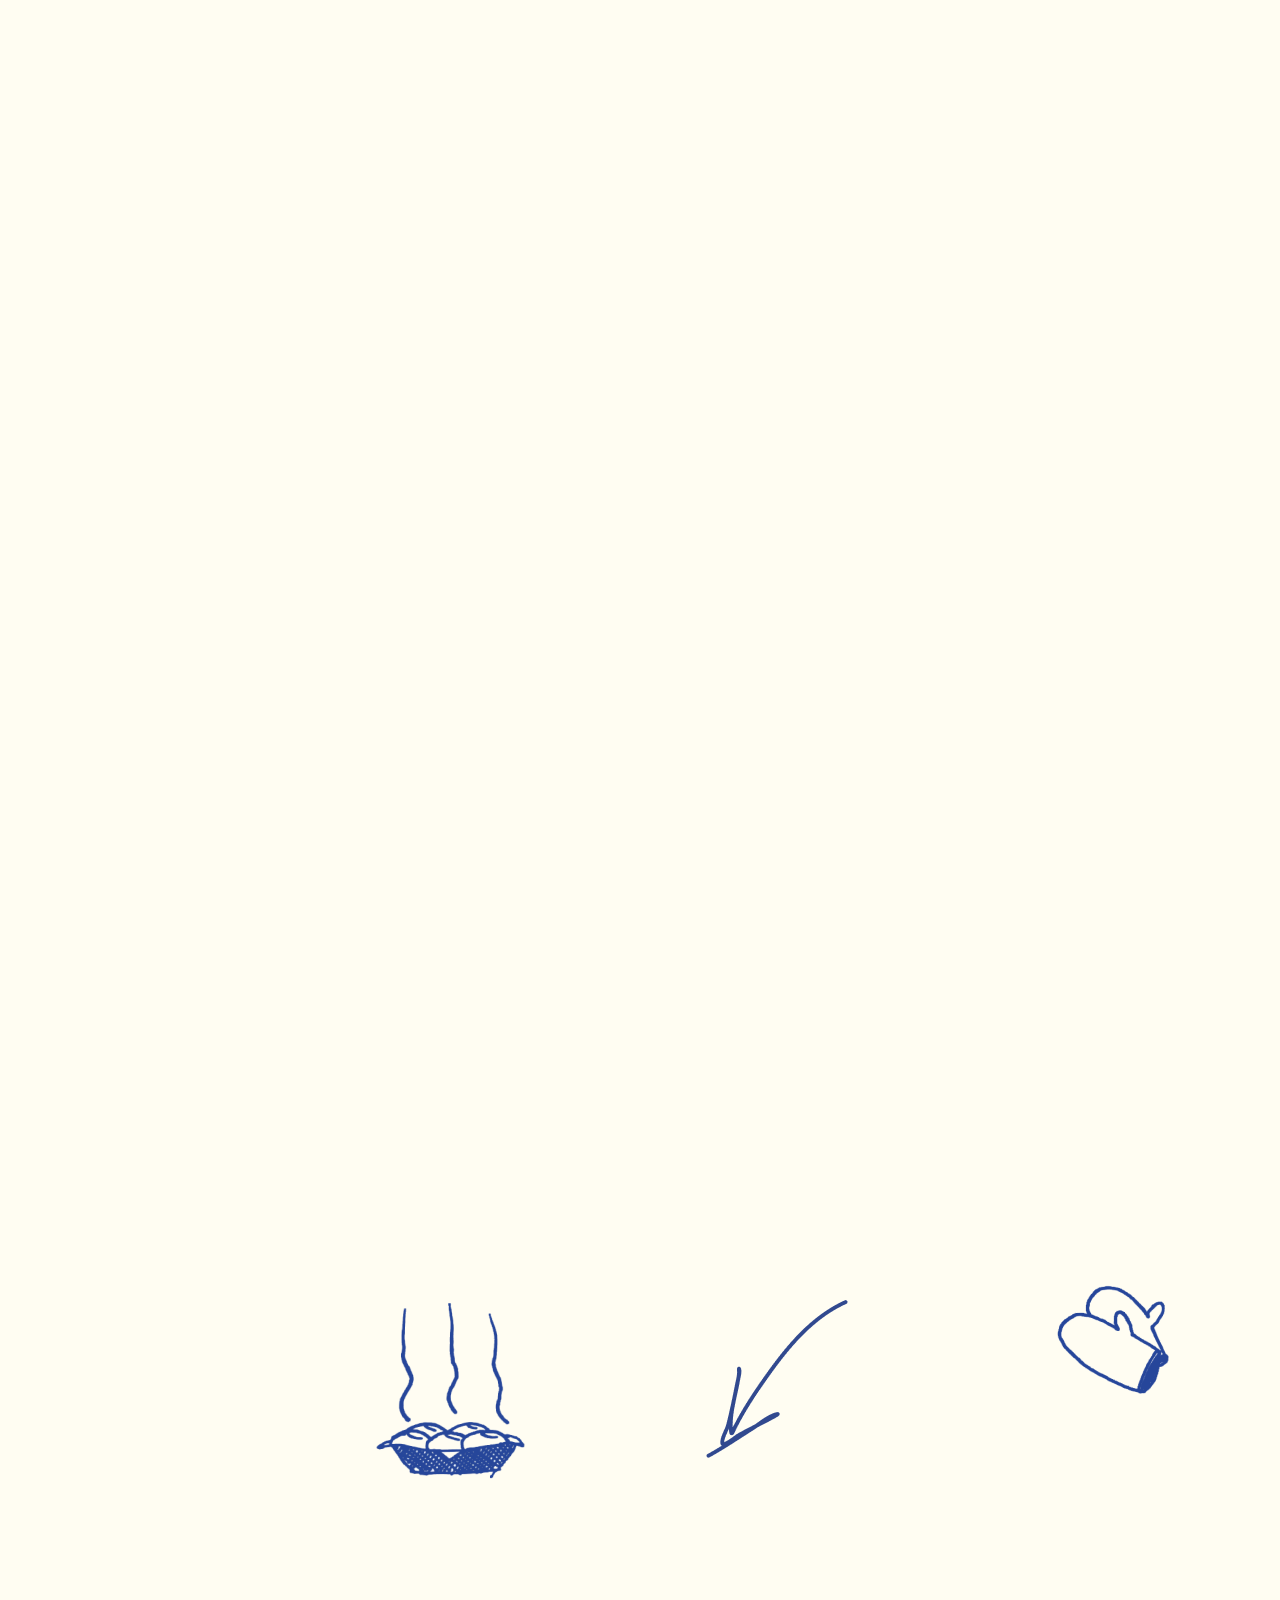
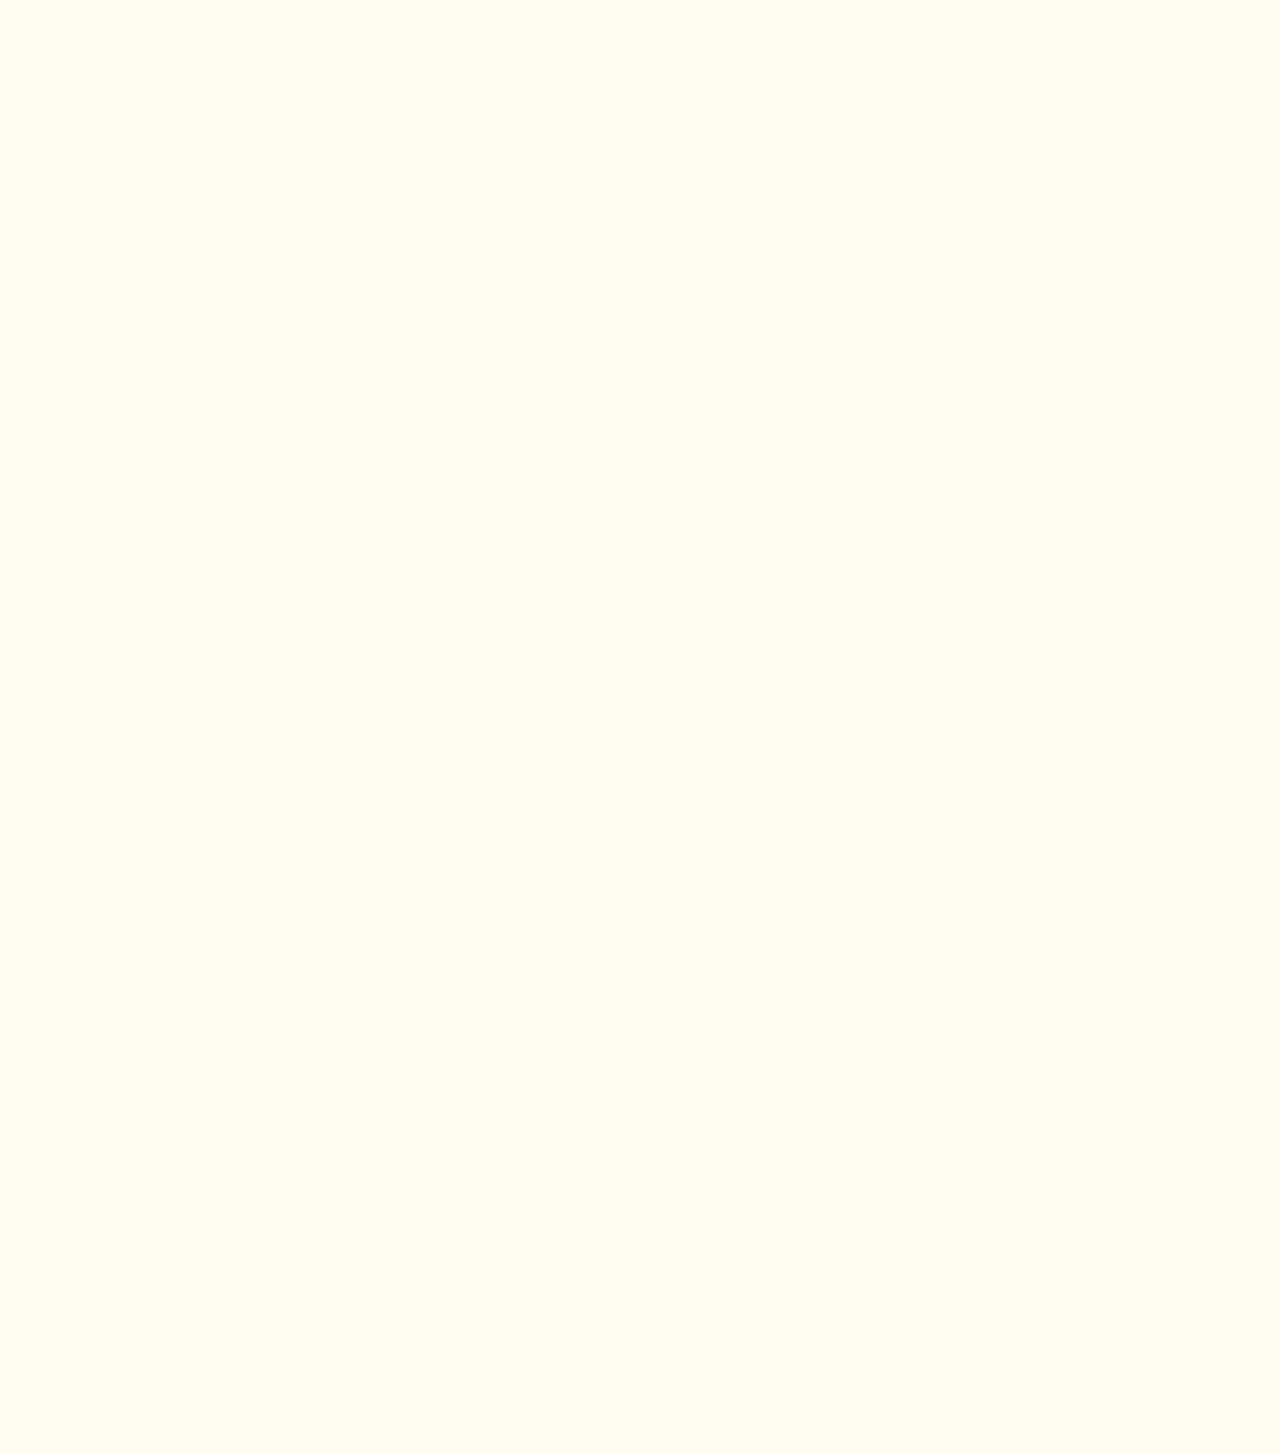
<file: vaerdier.html>
<!DOCTYPE html>
<html lang="da">
<head>
    <meta charset="UTF-8">
    <meta name="viewport" content="width=device-width, initial-scale=1.0">
    <title>Berta Bageri</title>
    <link rel="stylesheet" href="vaerdier.css">
    <link href="https://fonts.googleapis.com/css2?family=Lato:wght@400&display=swap" rel="stylesheet">
    <link href="https://fonts.googleapis.com/css2?family=Caveat:wght@300;400;700&display=swap" rel="stylesheet">
</head>
</head>
<body>

    <div class="custom-cursor"></div>

    <nav class="navbar">
        <div class="navbar-left">
            <ul class="navbar-menu">
                <li class="navbar-item nav-item"><a href="bagvaerk.html">Bagværk</a></li>
                <li class="navbar-item nav-item"><a href="om-os.html">Om os</a></li>
                <li class="navbar-item nav-item"><a href="vaerdier.html">Værdier</a></li>
                <li class="navbar-item nav-item"><a href="kontakt.html">Kontakt</a></li>
            </ul>
        </div>
        <div class="navbar-right">
            <a href="index.html">
            <img src="/images/bertalogo.png" alt="Berta Logo" class="navbar-logo"> 
        </a>
        </div>
    </nav>

<div class="samlet">

    <div class="title-container">
        <h1>Værdier</h1>
        <img src="images/vaerdistreg.png" alt="Værdier streg" class="divider">
    </div>

    <section class="value-section reverse">
        <div class="text bæredygtig">
            <h2>Bæredygtighed</h2>
            <p>Hos Berta Bageri er bæredygtighed en naturlig del af alt, hvad vi gør. Vi bruger økologiske råvarer fra danske leverandører og støtter lokale producenter for at minimere vores klimaaftryk. Vores surdejsbrød og bagværk er lavet med omtanke for både miljøet og smagen, så du kan nyde dit brød med god samvittighed. Vi tror på, at små bæredygtige valg skaber en stor forskel – én bid ad gangen.</p>
        </div>
        <div class="image">
            <img src="images/værdi1.png" alt="Bæredygtighed">
        </div>
    </section>

    <div class="image fade">
    <img src="images/værdi2rigtig.png" alt="Økologi billede" class="værdi2">
    </div>
    
    <section class="value-section fade">
        <div class="text økologi">
            <h2>Økologi</h2>
            <p>Hos Berta bager vi surdejsbrød og kager med fokus på kvalitet og bæredygtighed. Råvarerne er nøje udvalgt fra mindre danske økologiske gårde og producenter, hvilket sikrer friskbagt brød hver morgen og sæsonskiftende varer. Vi bruger desuden kun økologiske ingredienser dyrket med omtanke - og det kan smages. Det er lige i vores ånd.</p>
        </div>
        <div class="image">
            <img src="images/værdi3.png" alt="Økologisk mel" class="mel">
        </div>
    </section>
    
    <section class="value-section reverse fade">
        <div class="text lokal">
            <h2>Lokale råvarer</h2>
            <p>Hos Berta Bageri bruger vi kun lokale, danske råvarer for at sikre den bedste kvalitet og støtte vores nærmiljø. Vores surdejsbrød bages med økologisk mel fra Kornby Mølle, og vores kager laves med friske ingredienser fra små, danske producenter. Hvert bagværk er lavet med fokus på godt dansk håndværk og de lokale råvarer, vi bruger.</p>
        </div>
        <div class="image"></div>
            <img src="images/værdi4.png" alt="Økologiske æg" class="æg">
        </div>
        <div class="image">
            <img src="images/værdillustration3.png" alt="Bager udstyr" class="udstyr">
        </div>
    </section>
    
    <section class="value-section fade">
        <div class="text tæt">
            <h2>Tæt på råvarerne</h2>
            <p>Vores Mariagertoba hvedemel, dyrket på markerne ved Trige Vestermølle og malet på stenkværn af Gl. Buurholt, leveres som både sigtet og fuldkornsmel – nænsomt passet af Carsten Rønde. Fra Bornholm får vi valset mel af højeste kvalitet. Vi får vores fantastiske vaniljestænger fra Henning, der driver en økologisk vaniljefarm på Madagaskar. De marinerede jordbær kommer fra Yduns Have på Samsø, hvor bærrene dyrkes med kærlighed.
            <p>Hvert eneste råvarevalg er nøje udvalgt for at sikre smag, kvalitet og bæredygtighed i alt, vi bager.</p>
        </div>
        <div class="image">
            <img src="images/værdi5.png" alt="Tæt på råvarerne">
        </div>
    </section>
    

    <div class="blomster fade">
        <img src="images/værdillustration5.png" alt="Illustration af blomster og hund">
    </div>

</div>

    <!-- Til toppen javascript pil -->
    <section>
    <a href="#" class="scroll-to-top fade" id="scrollToTopBtn">
        <img src="/images/pilop.png" alt="Scroll to Top" class="scroll-to-top-image"> 
        </a>
    </section>

    <script src="js.js"></script>

    <footer class="footer fade">
        <div class="footer-content">
            <div class="footer-section">
                <h3>Åbent alle dage fra</h3>
                <p>06:30 - 15:00</p><br>
                <p>Lundingsgade 1</p>
                <p>8000 Aarhus C</p>
            </div>
            <div class="footer-section">
                <h3 class="contact-title">Kontakt os</h3>
                <div class="contact-info">
                    <div class="contact-item">
                        <img src="images/hundetlf.png" alt="Telefon ikon" class="contact-icon">
                        <p>+45 72 34 56 78</p>
                    </div>
                    <div class="contact-item">
                        <img src="images/epost.png" alt="Email ikon" class="contact-icon">
                        <p class="email">berta@bageri.dk</p>
                    </div>
                </div>
            </div>
            <div class="footer-section">
                <h3 class="follow-title">Følg med</h3>
                <div class="social-icons">
                    <a href="#"><img src="images/fbikon.png" alt="Facebook"></a>
                    <a href="#"><img src="images/igikon.png" alt="Instagram"></a>
                </div>
            </div>
        </div>
    </footer>
</body>
</html>
</file>
<file: styless.css>
:root {
    --primary-color: #31498F;
    --background-color: #FFFDF2;
    --text-color: #000000;
    --font-heading: 'Caveat', Helvetica;
    --font-body: 'Lato', Helvetica;
}


* {
    margin: 0;
    padding: 0;
    box-sizing: border-box;
}

body {
    background-color: var(--background-color);
    display: flex;
    flex-direction: column;
    align-items: center;
    cursor: none;
}


/* Navbar */

.navbar {
    display: flex; 
    justify-content: space-between; 
    align-items: center; 
    padding: 10px 20px; 
    padding-left: 50px;
    background-color: transparent; 
    width: 100%; 
    position: relative; 
    margin-top: 20px; 
}

.navbar-left {
    display: flex; 
}

.navbar-menu {
    list-style: none; 
    display: flex; 
    margin: 0; 
    padding: 0; 
    position: relative; 
}

.navbar-item {
    margin-right: 100px; 
    position: relative; 
}

.navbar-item a {
    color: var(--primary-color); 
    text-decoration: none; 
    font-size: 36px; 
    font-family: var(--font-heading); 
    font-weight: 100; 
}

.nav-item::before {
    content: '';
    position: absolute;
    top: 50%;
    left: 50%;
    transform: translate(-50%, -50%) scale(0);
    width: 200px; 
    height: 220px; 
    background-image: url('/images/Frame 5.png'); 
    background-size: contain;
    background-repeat: no-repeat;
    background-position: center;
    transition: transform 0.3s ease;
    pointer-events: none; 
}

.nav-item:hover::before {
    transform: translate(-50%, -50%) scale(1); 
}

.navbar-item a:hover {
    text-decoration: none; 
    font-weight: 600;
}

.navbar-right {
    margin-left: auto; 
    display: flex; 
}

.navbar-logo {
    height: 50px; 
    width: auto; 
}

/* Hero Section */
.hero {
    display: flex;
    flex-direction: column;
    align-items: center;
    margin-top: 100px;
    margin-bottom: 40px;
}

.hero-header {
    display: flex;
    align-items: center;
    gap: 20px;
}

.hero-title {
    font-family: var(--font-heading);
    font-weight: 400;
    font-size: 70px;
    letter-spacing: 18.60px;
    line-height: 139.5px;
    color: var(--primary-color);
    text-align: center;
    white-space: nowrap;
}

.hero-small-image {
    width: 150px;
    height: auto;
    order: -1; 
}
.hero-description {
    width: 650px;
    font-family: var(--font-body);
    font-weight: 400;
    font-size: 18px;
    letter-spacing: 0.1em;
    line-height: 25px;
    color: var(--text-color);
    margin-top: 80px;
}

.image-duo {
    display: flex;
    justify-content: space-between;
    align-items: center;
    padding-left: 250px;
    padding-top: 100px;
    gap: 80px;
}

.left-image {
    flex: 1;
  
}

.right-image {
    flex: 2;
}

.left-image img, .right-image img {
    width: 80%;
    height: auto;
}

.bread-section {
    width: 100%;
    padding-top: 40px;
    padding-left: 10%;
    text-align: left;
}

.bread-title {
    font-family: var(--font-heading);
    font-size: 48px;
    font-weight: 100;
    color: var(--primary-color);
   
    
}

.bread-description {
    font-family: var(--font-body);
    font-size: 14px;
    margin-top: 10px;
    color: var(--text-color);
    letter-spacing: 0.1em;
    line-height: 25px;
    max-width: 400px;
}

.prisbroed {
    font-family: var(--font-body);
    font-size: 16px;
    margin-top: 30px;
    font-weight: 500;
    color: var(--primary-color);
    letter-spacing: 0.1em;
    line-height: 25px;
}

.triple-image {
    display: flex;
    justify-content: center;
    gap: 40px;
    padding: 60px 20px;
    width: 100%;
}

.image-container {
    flex: 1;
    max-width: 400px;
}

.image-container:last-child {
    margin-top: -185px;
}

.image-container img {
    width: 100%;
    height: auto;
    object-fit: cover;
}

.bread-section-right {
    width: 100%;
    padding-top: 2px;
    padding-right: 20%;
    text-align: right;
    margin-top: -120px;
}


.bread-section-right .bread-title {
    font-family: var(--font-heading);
    font-size: 48px;
    font-weight: 400;
    color: var(--primary-color);
}

.bread-section-right .bread-description {
    font-family: var(--font-body);
    font-size: 14px;
    margin-top: 10px;
    color: var(--text-color);
    letter-spacing: 0.1em;
    line-height: 25px;
    padding-left: 10%;
    max-width: 450px;
    margin-left: auto;
}



.uneven-images {
    display: flex;
    justify-content: center;
    gap: 100px;
    width: 100%;
    padding: 40px 20px;
}

.left-uneven {
    flex: none;
    margin-top: -40px;
    width: 35%;
    margin-right: 50px;
}

.right-uneven {
    flex: none;
    margin-top: 80px;
    width: 35%;
}

.left-uneven img, .right-uneven img {
    width: 100%;
    height: auto;
    object-fit: cover;
}

.bread-section-left {
    width: 100%;
    padding-top: 20px;  
    padding-left: 11%;  
    text-align: left;
    margin-top: -70px;  
}

.bread-section-left .bread-title {
    font-family: var(--font-heading);
    font-size: 48px;
    font-weight: 400;
    color: var(--primary-color);
    margin-left: 0;  
}

.bread-section-left .bread-description {
    font-family: var(--font-body);
    font-size: 14px;
    margin-top: 10px;
    color: var(--text-color);
    letter-spacing: 0.1em;
    line-height: 25px;
    max-width: 400px;
    margin-left: 10px;  
}

.prisbroed1 {
    font-family: var(--font-body);
    font-size: 16px;
    margin-top: 30px;
    font-weight: 500;
    color: var(--primary-color);
    letter-spacing: 0.1em;
    line-height: 25px;
    margin-left: 10px;
}



.line-image {
    width: 50%;
    text-align: center;  
    padding: 20px 0;    
    padding-top: 150px;
}


.new-section {
    display: flex;
    align-items: flex-start;  
    justify-content: flex-start;  
    margin-top: 200px;  
    max-width: 1024px;  
    width: 100%;  
}

.left-image-container {
    flex: 0;  
    text-align: left;  
    padding-right: 20px;  
    max-width: 300px;  
    margin-left: -20px;  
}


.middle-images {
    display: flex;
    justify-content: center;
    gap: 50px;  
    margin-left: 150px;  
}

.middle-image-left {
    height: 500px; 
    object-fit: cover;  
    max-width: 600px;  
}

.middle-image-right {
    height: 698px;  
    object-fit: cover;  
    max-width: 450px;  
}

.text-left {
    margin-left: -180px;  
}



/* Croissant */

.bread-title1 {
    font-family: var(--font-heading);
    font-size: 48px;
    font-weight: 100;
    color: var(--primary-color);
    margin-left: 100px;
    margin-top: -5px;
    
    
}

.bread-description2 {
    font-family: var(--font-body);
    font-size: 14px;
    margin-top: 10px;
    color: var(--text-color);
    letter-spacing: 0.1em;
    line-height: 25px;
    max-width: 600px;  
    margin-left: 105px;

}

.prisbroed2 {
    font-family: var(--font-body);
    font-size: 16px;
    margin-top: 30px;
    font-weight: 500;
    color: var(--primary-color);
    letter-spacing: 0.1em;  
    line-height: 25px;
    margin-left: 104px;
}

.small-image {
    width: 300px;  
    height: auto;  
    margin-left: 80px;
}



/* Crossiant pistache  */

.new-image-text-section {
    display: flex;
    align-items: flex-start;  
    padding: 40px 20px;  
    margin-top: 5%;  
    flex-wrap: wrap;  
}

.image-container {
    flex: 0 0 auto;  
    margin-right: 10px;  
}

.image-container img {
    width: 100%; 
    max-width: 500px; 
    height: auto;  
}

.text-container {
    flex: 1;  
    margin-left: 0;  
    min-width: 200px;  
}

.section-title {
    font-family: var(--font-heading);
    font-size: 48px;  
    color: var(--primary-color);
    font-weight: 400;
}

.section-description {
    font-family: var(--font-body);
    font-size: 14px;
    margin-top: 10px;
    color: var(--text-color);
    letter-spacing: 0.1em;
    line-height: 25px;
    margin-top: 10px;  
    max-width: 300px; 
    padding-left: 7px; 
}

.prisbroed3{
    font-family: var(--font-body);
    font-size: 16px;
    margin-top: 30px;
    font-weight: 500;
    color: var(--primary-color);
    letter-spacing: 0.1em;  
    line-height: 25px;
    margin-left: 7px;

}



/* orange cake */
.new-image-text-section .croissant-image {
    width: 150%;
}

.new-image-text-section {
    display: flex;
    align-items: flex-start; 
}

.croissant-image {
    width: 115%; 
    margin-right: 20px; 
}

.text-container {
    margin-left: 150px; 
}

.small-image1 {
    width: 250px; 
    height: auto; 
    margin-top: 100px; 
    margin-left: 100px;
}



.custom-section {
    display: flex; 
    align-items: flex-start; 
    padding: 40px 20px; 
    margin-top: 10%; 
}

.left-content {
    flex: 1; 
    text-align: left; 
    margin-left: -20px; 
}

.custom-title {
    font-family: var(--font-heading);
    font-size: 48px;  
    color: var(--primary-color);
    font-weight: 400;
    margin-bottom: 10px; 
    margin-top: -70px;

}

.custom-description {
    font-family: var(--font-body);
    font-size: 14px;
    margin-top: 10px;
    color: var(--text-color);
    letter-spacing: 0.1em;
    line-height: 25px;
    margin-top: 10px;  
    max-width: 300px;
    margin-bottom: 20px;
    padding-left: 5px;
}

.prisbroed4{

    font-family: var(--font-body);
    font-size: 16px;
    margin-top: 30px;
    font-weight: 500;
    color: var(--primary-color);
    letter-spacing: 0.1em;  
    line-height: 25px;
    margin-left: 7px;

}


.unique-left-image {
    width: 100%;
    max-width: 500px; 
    height: auto; 
}

.right-content {
    flex: 1; 
    display: flex; 
    justify-content: flex-end; 
    align-items: flex-start; 
}

.unique-right-image {
    width: 100%; 
    max-width: 500px; 
    height: auto; 
    margin-top: -50px; 
    margin-left: 70px; 

}

/* bagefad */
.small-image-section {
    margin-top: 5%; 
    text-align: center; 
    padding: 20px 0; 
}

.centered-small-image {
    width: 200px; 
    height: auto; 
}

/* kardemomme snurre */



.custom-uneven-image-section {
    display: flex; 
    align-items: flex-start; 
    justify-content: space-between; 
    padding: 40px 20px; 
    margin-top: 60px; 
    gap: 60px; 
}

.prisbroed5{
    font-family: var(--font-body);
    font-size: 16px;
    margin-top: 30px;
    font-weight: 500;
    color: var(--primary-color);
    letter-spacing: 0.1em;  
    line-height: 25px;
    margin-left: 7px;

}

.custom-left-image-container {
    flex: 1; 
    display: flex; 
    justify-content: flex-start; 
}

.custom-left-image {
    width: 100%; 
    max-width: 600px; 
    height: auto; 
    margin-top: 20px; 
    margin-right: 20px; 
}

.custom-right-image-container {
    flex: 1; 
    display: flex; 
    flex-direction: column; 
    align-items: flex-start; 
    margin-top: 40px; 
}

.custom-right-title {
    font-family: var(--font-heading); 
    font-size: 48px; 
    color: var(--primary-color); 
    margin-bottom: 10px; 
    font-weight: 100;
    margin-top: -40px;
}

.custom-right-description {
    font-family: var(--font-body); 
    font-size: 16px; 
    color: var(--text-color); 
    margin-bottom: 20px; 
    max-width: 400px;
    letter-spacing: 0.1em;  
    line-height: 25px;
}

.custom-right-image {
    width: 100%; 
    max-width: 600px; 
    height: auto; 
    margin-top: 25px;
}




/* til top script pil */

.scroll-to-top {
    position: fixed; 
    bottom: 60px; 
    right: 20px; 
    display: none;
    z-index: 1000;
}

.scroll-to-top-image {
    width: 50px; 
    height: auto; 
    border: none;
    cursor: pointer; 
}

.scroll-to-top:hover {
    opacity: 0.8; 
}

/* footer */

footer {
    padding: 40px 20px;
    text-align: center;
    background-color: rgba(239, 243, 255, 0.4);
    margin-top: 140px;
    font-family: 'Caveat', cursive;
    font-size: 24px;
    font-weight: 300;
    width: 100%;
    letter-spacing: 0.1em;  
    line-height: 25px;
}

.footer-content {
    display: flex;
    justify-content: space-between;
    max-width: 1200px;
    margin: 0 auto;
    letter-spacing: 0.1em;  
    line-height: 1.6;
}

.footer-section {
    text-align: left;
}

footer h3 {
    letter-spacing: 0.05em;
}

.contact-title {
    text-align: center; 
}

.follow-title {
    text-align: center; 
}

.contact-icon {
    width: 120px; 
    height: auto; 
}

.email {
    margin-top: 10px; 
    margin-bottom: 0; 
}

.social-icons {
    display: flex;
    gap: 10px;
    margin: 20px;
}

.social-icons img {
    width: 70px;
    height: 70px;
    margin: 0 20px;
}

.contact-info {
    display: flex; 
    justify-content: center; 
}

.contact-item {
    display: flex; 
    flex-direction: column; 
    align-items: center; 
    justify-content: center; 
    margin: 0 20px; 
}


/* fade in css til script */


.fade {
    opacity: 0; 
    transition: opacity 0.5s ease-in-out; 
}

.fade.visible {
    opacity: 1; 
}





.custom-cursor {
    position: fixed;
    width: 40px;
    height: 40px;
    background-image: url('images/pil-mus.png');
    background-size: cover;
    pointer-events: none;
    z-index: 1000;
}
</file>
<file: kontakt.css>
:root {
    --primary-color: #31498F;
    --background-color: #FFFDF2;
    --text-color: #000000;
    --font-heading: 'Caveat', sans-serif;
    --font-body: 'Lato', sans-serif;
}

* {
    margin: 0;
    padding: 0;
    box-sizing: border-box;
}

body {
    background-color: var(--background-color);
    display: flex;
    flex-direction: column;
    align-items: center;
    width: 100%;
    cursor: none;
}


/* Navbar */

.navbar {
    display: flex; 
    justify-content: space-between; 
    align-items: center; 
    padding: 10px 20px; 
    padding-left: 50px;
    background-color: transparent; 
    width: 100%; 
    position: relative; 
    margin-top: 20px; 
}

.navbar-left {
    display: flex; 
}

.navbar-menu {
    list-style: none; 
    display: flex; 
    margin: 0; 
    padding: 0; 
    position: relative; 
}

.navbar-item {
    margin-right: 100px; 
    position: relative; 
}

.navbar-item a {
    color: var(--primary-color); 
    text-decoration: none; 
    font-size: 36px; 
    font-family: var(--font-heading); 
    font-weight: 100; 
}

.nav-item::before {
    content: '';
    position: absolute;
    top: 50%;
    left: 50%;
    transform: translate(-50%, -50%) scale(0);
    width: 200px; 
    height: 220px; 
    background-image: url('/images/Frame 5.png'); 
    background-size: contain;
    background-repeat: no-repeat;
    background-position: center;
    transition: transform 0.3s ease;
    pointer-events: none; 
}

.nav-item:hover::before {
    transform: translate(-50%, -50%) scale(1); 
}

.navbar-item a:hover {
    text-decoration: none; 
    font-weight: 600;
}

.navbar-right {
    margin-left: auto; 
    display: flex; 
}

.navbar-logo {
    height: 50px; 
    width: auto; 
}



.main-content {
    display: flex;
    justify-content: center;
    align-items: center;
    min-height: 60vh;
    padding: 20px;
}

.image-container {
    display: flex;
    flex-direction: column;
    gap: 30px; /* Justér dette tal for at ændre mellemrummet mellem billederne */
    align-items: center;
}

.center-image {
    max-width: 100%;
    height: auto;
    border-radius: 8px;
}

.phone-number {
    font-size: 24px;
    color: #333;
    margin-top: 15px;
    font-family: 'Lato', sans-serif;
    text-align: center;
}
.contact-text {
    font-family: 'Lato', sans-serif;
    font-size: 18px;
    color: var(--text-color);
    text-align: center;
    margin-top: 10px;
}

.image-container {
    display: flex;
    flex-direction: column;
    gap: 30px;
    align-items: center;
}

.extra-space {
    margin-top: 50px; /* Justér dette tal for at ændre mellemrummet før det sidste billede */
}

.email-address {
    font-size: 24px;
    color: #333;
    margin-top: 15px;
    font-family: 'Lato', sans-serif;
    text-align: center;
}

.contact-text {
    font-family: 'Lato', sans-serif;
    font-size: 18px;
    color: #333;
    text-align: center;
    margin-top: 10px;
}

.social-container {
    display: flex;
    justify-content: center;
    gap: 100px; /* Justér dette tal for at ændre mellemrummet mellem billederne */
    margin-top: 30px;
}

.social-item {
    display: flex;
    flex-direction: column;
    align-items: center;
}

.social-image {
    width: 70px;  /* Basis størrelse for Facebook-ikonet */
    height: auto;
}

/* Specifik justering for Instagram-ikonet */
img[src*="igikon"] {
    width: 120px;  /* Øget med 50px */
}

.social-text {
    margin-top: 10px;
    font-size: 16px;
    color: #333;
    text-align: center;
    font-family: 'Lato', sans-serif;
}

/* footer */

footer {
    padding: 40px 20px;
    text-align: center;
    background-color: rgba(239, 243, 255, 0.4);
    margin-top: 140px;
    font-family: 'Caveat', Cursive;
    font-size: 24px;
    font-weight: 300;
    width: 100%;
    letter-spacing: 0.1em;  
    line-height: 25px;
    color: #31498F;
}

.footer-content {
    display: flex;
    justify-content: space-between;
    max-width: 1200px;
    margin: 0 auto;
    letter-spacing: 0.1em;  
    line-height: 1.6;
}


.footer-section {
    text-align: left;
}

footer h3 {
    letter-spacing: 0.05em;
}
.contact-title {
    text-align: center; /* Centerer titlen */
}

.follow-title {
    text-align: center; /* Centerer titlen */
}

.contact-icon {
    width: 120px; /* Fast bredde for ikoner */
    height: auto; /* Bevarer proportionerne */
}

.email {
    margin-top: 10px; /* Margin for email */
    margin-bottom: 0; /* Ingen bundmargin */
}

.social-icons {
    display: flex;
    gap: 10px;
    margin: 20px;
}

.social-icons img {
    width: 70px;
    height: 70px;
    margin: 0 20px;
}

.contact-info {
    display: flex; /* Brug flexbox til at arrangere elementerne i en række */
    justify-content: center; /* Centrerer elementerne horisontalt */
}

.contact-item {
    display: flex; /* Brug flexbox */
    flex-direction: column; /* Arrangerer billedet over teksten */
    align-items: center; /* Centrerer elementerne horisontalt */
    justify-content: center; /* Centrerer elementerne vertikalt */
    margin: 0 20px; /* Tilføj lidt afstand mellem elementerne */
}

/* fade in css til script */


.fade {
    opacity: 0; 
    transition: opacity 0.5s ease-in-out; 
}

.fade.visible {
    opacity: 1; 
}

/* Scroll til top pil */
.scroll-to-top {
    position: fixed;
    bottom: 60px;
    right: 20px;
    display: none;
    z-index: 1000;
}

.scroll-to-top-image {
    width: 50px;
    height: auto;
    cursor: pointer;
}

.caveat-font {
    font-family: 'Caveat', cursive;
    font-size: 44px;
}

#adresse-text {
    font-family: 'Caveat', cursive;
    font-size: 44px;
    color: #31498F;
}


.custom-cursor {
    position: fixed;
    width: 40px;
    height: 40px;
    background-image: url('images/pil-mus.png');
    background-size: cover;
    pointer-events: none;
    z-index: 1000;
}
</file>
<file: om-os.css>
body {
    margin: 0;
    padding: 0;
    background-color: #FFFDF2;
    line-height: 1.6;
    cursor: none; /* Hides the default cursor */

}

.custom-cursor {
    position: fixed;
    width: 40px;
    height: 40px;
    background-image: url('images/pil-mus.png');
    background-size: cover;
    pointer-events: none;
    z-index: 1000;
}


* {
    margin: 0;
    padding: 0;
    box-sizing: border-box;
}

/* Footer */ 
.navbar {
    display: flex; 
    justify-content: space-between; 
    align-items: center; 
    padding: 10px 20px; 
    padding-left: 50px;
    background-color: transparent; 
    width: 100%; 
    position: relative; 
    margin-top: 20px; 
}

.navbar-left {
    display: flex; 
}

.navbar-menu {
    list-style: none; 
    display: flex; 
    margin: 0; 
    padding: 0; 
    position: relative; 
}

.navbar-item {
    margin-right: 100px; 
    position: relative; 
}

.navbar-item a {
    color: #31498F;
    text-decoration: none; 
    font-size: 36px; 
    font-family: 'Caveat';
    font-weight: 100; 
}

.nav-item::before {
    content: '';
    position: absolute;
    top: 50%;
    left: 50%;
    transform: translate(-50%, -50%) scale(0);
    width: 200px; 
    height: 220px; 
    background-image: url('/images/Frame 5.png'); 
    background-size: contain;
    background-repeat: no-repeat;
    background-position: center;
    transition: transform 0.3s ease;
    pointer-events: none; 
}

.nav-item:hover::before {
    transform: translate(-50%, -50%) scale(1); 
}

.navbar-item a:hover {
    text-decoration: none; 
    font-weight: 600;
}

.navbar-right {
    margin-left: auto; 
    display: flex; 
}

.navbar-logo {
    height: 50px; 
    width: auto; 
}



.OmBerta {
 font-family: 'Caveat';
 color: #31498F;
 font-size:70px

}

h2 {
    font-family:'Caveat';
    color: #31498F;
    text-align: left;
    font-size: 48px;
    letter-spacing: 0.1em;
}

p {
    font-family: 'Lato';
    letter-spacing: 0.05em;
    text-align: left;
    font-size: 18px;
}

.logo {
    text-align:left;
    padding: 2rem 0;
}

main {
    max-width: 1200px;
    margin: 0 auto;
    padding: 2rem;
}

.billede-om-os {
    width: 600px;
    height: auto;
    display: block;
    margin-left: auto;
    margin-right: auto;
}

.image-container {
    display: flex;
    justify-content: space-between;
    gap: 20px;
    margin: 20px 0;
}

.founder-images, .store-images {
    flex: 1;
}

.founder-images img, .store-images img {
    width: 100%;
    height: auto;
    object-fit: cover;
}

figcaption {
    text-align: center;
    margin-top: 10px;
}

.bagerhund{
    width: 300px; /* or whatever size you prefer */
    height: auto; /* maintains aspect ratio */
    display: block;
    margin-left: auto;
    margin-right: auto;
}

.about{
    max-width: 1000px;
    margin-left: 60px; 
    padding-left: 0;
    text-align: left;
}

.history {
    max-width: 1000px;
    margin-left: 60px; 
    padding-left: 0;
    text-align: left;
}

.selvbetjening {
    max-width: 1000px;
    margin-left: 60px; 
    padding-left: 0;
    text-align: left;
}

.logo {
    display: flex;
    flex-direction: column;
    align-items: center;
    justify-content: center;
    text-align: center;

}

/* Footer */ 
footer {
    padding: 40px 20px;
    text-align: center;
    background-color: rgba(239, 243, 255, 0.4);
    margin-top: 140px;
    font-family: 'Caveat', cursive;
    font-size: 24px;
    font-weight: 300;
}

.footer-content {
    display: flex;
    justify-content: space-between;
    max-width: 1200px;
    margin: 0 auto;
}

.footer-section {
    text-align: left;
}

footer h3 {
    letter-spacing: 0.05em;
}

.contact-title {
    text-align: center; /* Centerer titlen */
}

.follow-title {
    text-align: center; /* Centerer titlen */
}

.contact-icon {
    width: 120px; /* Fast bredde for ikoner */
    height: auto; /* Bevarer proportionerne */
}

.email {
    margin-top: 10px; /* Margin for email */
    margin-bottom: 0; /* Ingen bundmargin */
}

.social-icons {
    display: flex;
    gap: 10px;
    margin: 20px;
}

.social-icons img {
    width: 70px;
    height: 70px;
    margin: 0 20px;
}

.contact-info {
    display: flex; /* Brug flexbox til at arrangere elementerne i en række */
    justify-content: center; /* Centrerer elementerne horisontalt */
}

.contact-item {
    display: flex; /* Brug flexbox */
    flex-direction: column; /* Arrangerer billedet over teksten */
    align-items: center; /* Centrerer elementerne horisontalt */
    justify-content: center; /* Centrerer elementerne vertikalt */
    margin: 0 20px; /* Tilføj lidt afstand mellem elementerne */
}


/* Pil op */
.scroll-to-top {
    position: fixed; 
    bottom: 20px; 
    right: 20px; 
    display: none; 
    z-index: 1; 
}

.scroll-to-top-image {
    width: 50px; 
    height: auto; 
    border: none; 
    cursor: pointer; 
}

.scroll-to-top:hover {
    opacity: 0.8; 
}


/* Fade ind effekt */

.fade {
    opacity: 0;
    transition: opacity 0.7s ease-in;
}

.fade.visible {
    opacity: 1;
}
</file>
<file: vaerdier.css>
/* Base styles */
:root {
    --blå: #31498F;
    --bertahvid: #FFFDF2;
}

* {
    margin: 0;
    padding: 0;
    box-sizing: border-box;
}

body {
    background-color: var(--bertahvid);
    cursor: none;
}

.samlet { 
    max-width: 1400px;
    margin: 0 auto;
    padding: 0 30px;
}

/* Typografi */
h1 {
    font-family: 'Caveat', cursive;
    font-size: 90px;
    color: var(--blå);
    font-weight: 400;
    text-align: center;
    margin-top: 100px;
    letter-spacing: 0.2em;
}

h2 {
    font-family: 'Caveat', cursive;
    font-size: 48px;
    color: var(--blå);
    letter-spacing: 0.2em;
    margin-bottom: 20px;
}

p {
    font-family: 'Lato', sans-serif;
    margin: 0;
    line-height: 2;
    font-size: 18px;
    letter-spacing: 0.05em;
}

/* Navbar */
.navbar {
    display: flex; 
    justify-content: space-between; 
    align-items: center; 
    padding: 10px 20px; 
    padding-left: 50px;
    background-color: transparent; 
    width: 100%; 
    position: relative; 
    margin-top: 20px; 
}

.navbar-left {
    display: flex; 
}

.navbar-menu {
    list-style: none; 
    display: flex; 
    margin: 0; 
    padding: 0; 
    position: relative; 
}

.navbar-item {
    margin-right: 100px; 
    position: relative; 
}

.navbar-item a {
    color: var(--blå); 
    text-decoration: none; 
    font-size: 36px; 
    font-family: Caveat, cursive;
    font-weight: 100; 
}

.nav-item::before {
    content: '';
    position: absolute;
    top: 50%;
    left: 50%;
    transform: translate(-50%, -50%) scale(0);
    width: 200px; 
    height: 220px; 
    background-image: url('/images/Frame 5.png'); 
    background-size: contain;
    background-repeat: no-repeat;
    background-position: center;
    transition: transform 0.3s ease;
    pointer-events: none; 
}

.nav-item:hover::before {
    transform: translate(-50%, -50%) scale(1); 
}

.navbar-item a:hover {
    text-decoration: none; 
    font-weight: 600;
}

.navbar-right {
    margin-left: auto; 
    display: flex; 
}

.navbar-logo {
    height: 50px; 
    width: auto; 
}

/* Title Section */
.title-container {
    text-align: center;
    margin: 50px 0 100px;
}

.divider {
    width: 30%;
    max-width: 600px;
    margin-top: -10px;
    margin-bottom: 50px;
}

/* Sektionerne */
.value-section {
    display: flex;
    align-items: center;
    justify-content: center; /* Centrerer horisontalt */
    gap: 80px;
    margin: 30px 0;
    padding: 0 30px;
}

.value-section.reverse {
    flex-direction: row-reverse;
}

.text {
    flex: 1;
    max-width: 500px;
}

.text.bæredygtig {
    margin-top: -80px;
}

.text.økologi {
    margin-top: -300px; /* Juster værdien for at rykke sektionen højere op */
}

.text.tæt {
    margin-top: -80px;
}

.text.lokal 
 

/* Billeder */

.image {
    flex: 1;
}

.image img {
    max-width: 1000px;
    height: auto;
}

.værdi2 {
    margin-left: 220px;
    margin-top: -150px;
}

.mel {
    margin-left: 50px;
}

.æg {
    margin-top: -400px;
    margin-right: 50px;
}

.udstyr {
    margin-left: 300px;
    margin-top: -50px;
}


/* Dekorative blomster */
.blomster {
    text-align: center;
    margin: 100px 0;
}

.blomster img {
    max-width: 600px;
}

/* Footer */

footer {
    padding: 40px 20px;
    text-align: center;
    background-color: rgba(239, 243, 255, 0.4);
    margin-top: 140px;
    font-family: 'Caveat', cursive;
    font-size: 24px;
    font-weight: 300;
    width: 100%;
    letter-spacing: 0.1em;  
    line-height: 25px;
}

footer p {
    font-family: Caveat, cursive;
    font-size: 24px;
}

.footer-content {
    display: flex;
    justify-content: space-between;
    max-width: 1200px;
    margin: 0 auto;
    letter-spacing: 0.1em;  
    line-height: 1.6;
}

.footer-section {
    text-align: left;
}

footer h3 {
    letter-spacing: 0.05em;
}

.contact-title {
    text-align: center; 
}

.follow-title {
    text-align: center; 
}

.contact-icon {
    width: 120px; 
    height: auto; 
}

.email {
    margin-top: 10px; 
    margin-bottom: 0; 
}

.social-icons {
    display: flex;
    gap: 10px;
    margin: 20px;
}

.social-icons img {
    width: 70px;
    height: 70px;
    margin: 0 20px;
}

.contact-info {
    display: flex; 
    justify-content: center; 
}

.contact-item {
    display: flex; 
    flex-direction: column; 
    align-items: center; 
    justify-content: center; 
    margin: 0 20px; 
}

/* Fade effekt */
.fade {
    opacity: 0;
    transition: opacity 0.7s ease-in;
}

.fade.visible {
    opacity: 1;
}

/* Scroll til top pil */
.scroll-to-top {
    position: fixed;
    bottom: 60px;
    right: 20px;
    display: none;
    z-index: 1000;
}

.scroll-to-top-image {
    width: 50px;
    height: auto;
    cursor: pointer;
}



.custom-cursor {
    position: fixed;
    width: 40px;
    height: 40px;
    background-image: url('images/pil-mus.png');
    background-size: cover;
    pointer-events: none;
    z-index: 1000;
}
</file>
